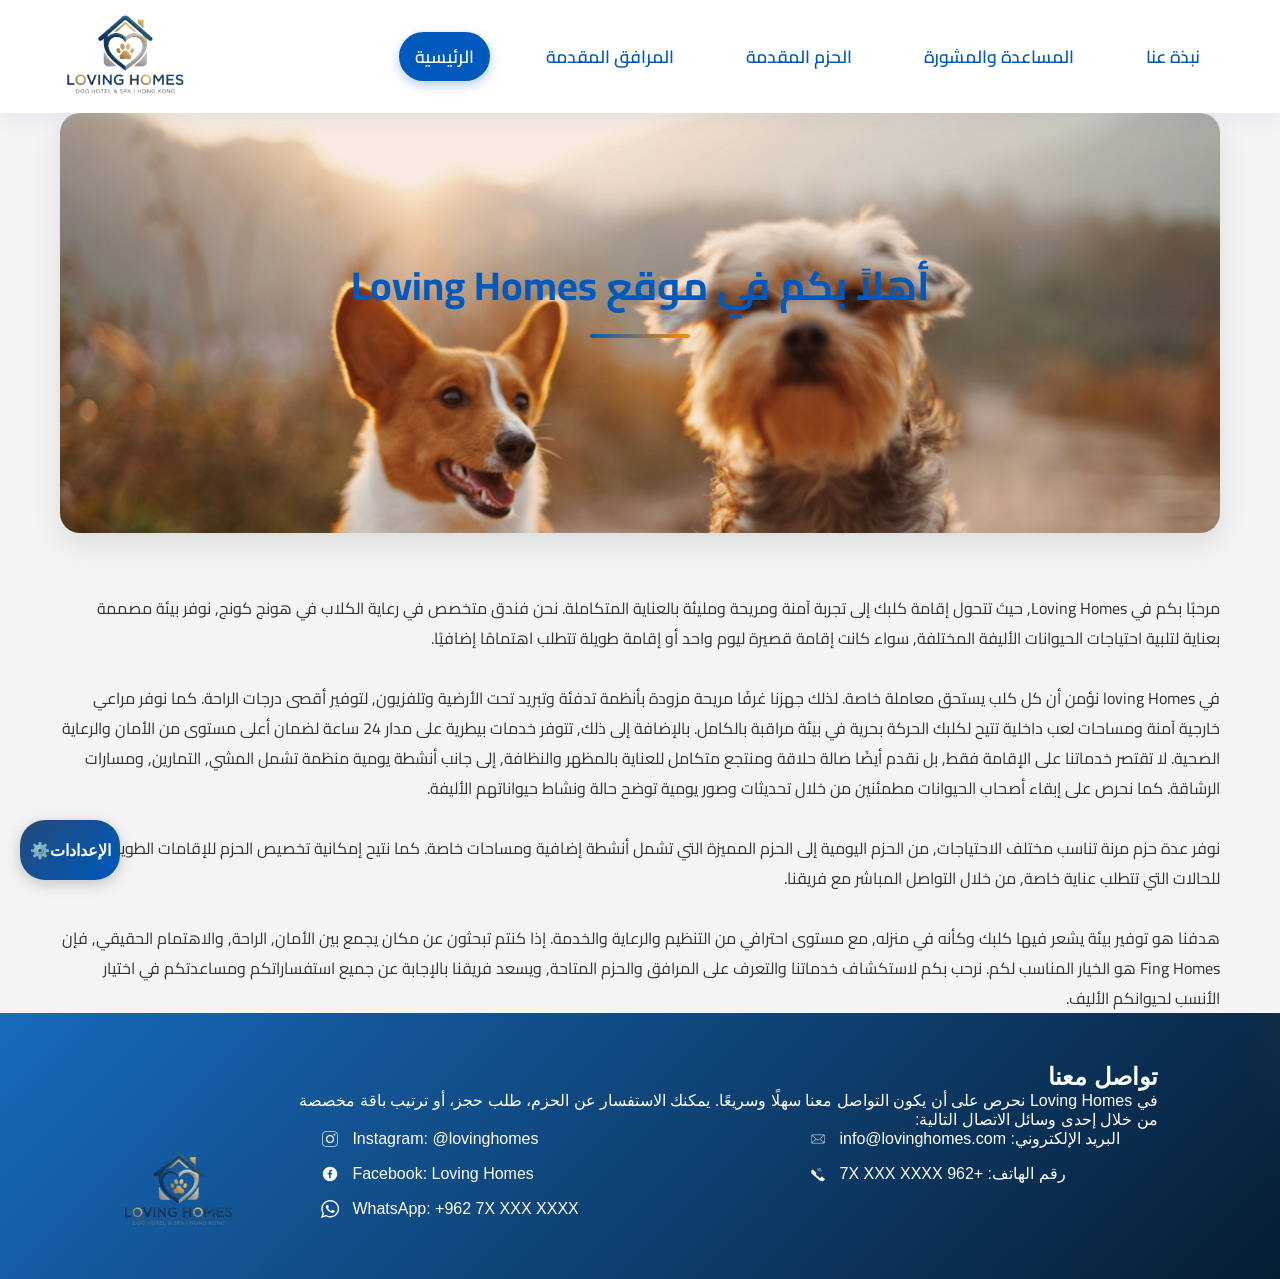
<file: index.html>
<!DOCTYPE html>
<html lang="ar" dir="rtl">
<head>
    <meta charset="UTF-8">
    <meta name="viewport" content="width=device-width, initial-scale=1.0, maximum-scale=5.0, user-scalable=yes">
    <meta name="description" content="Loving Homes - رعاية وإقامة الحيوانات الأليفة">
    <meta name="theme-color" content="#0059BD">
    <title>Loving Homes | الرئيسية</title>
    <link rel="stylesheet" href="style.css">
    <link rel="stylesheet" href="https://cdnjs.cloudflare.com/ajax/libs/font-awesome/6.0.0/css/all.min.css">
    <link href="https://fonts.googleapis.com/css2?family=Cairo:wght@400;700&display=swap" rel="stylesheet">
    <link rel="icon" type="image/png" href="images/iconweb2.png">
</head>
<body>

    <header>
        <nav>
            <ul>
                <li><a href="about.html">نبذة عنا</a></li>
                <li><a href="help.html">المساعدة والمشورة</a></li>
                <li><a href="packages.html">الحزم المقدمة</a></li>
                <li><a href="facilities.html">المرافق المقدمة</a></li>
                <li><a href="home.html" class="active">الرئيسية</a></li>
            </ul>
        </nav>
        <div class="logo">
            <a href="home.html"><img src="images/iconweb2.png" alt="Loving Homes Logo" title="Loving Homes Logo"></a>
        </div>
    </header>

    <section class="hero-container">
        <div class="hero-card">
            <div class="hero-image">
                <img src="images/home.jpg" alt="Dogs" title="Dogs">
                <h1 class="hero-title">أهلاً بكم في موقع Loving Homes</h1>
            </div>
            <div class="hero-content">
                <p>مرحباً بكم في Loving Homes، حيث تتحول إقامة كلبك إلى تجربة آمنة ومريحة ومليئة بالعناية المتكاملة...</p>
                <p>هدفنا هو توفير بيئة يشعر فيها كلبك وكأنه في منزله، مع مستوى احترافي من التنظيم والرعاية والخدمة.</p>
            </div>
        </div>
        <br><br>

        <div class="p-home">
            <p>مرحبًا بكم في Loving Homes, حيث تتحول إقامة كلبك إلى تجربة آمنة ومريحة ومليئة بالعناية المتكاملة. نحن فندق متخصص في رعاية الكلاب في هونج كونج, نوفر بيئة مصممة بعناية لتلبية احتياجات الحيوانات الأليفة المختلفة, سواء كانت إقامة قصيرة ليوم واحد أو إقامة طويلة تتطلب اهتمامًا إضافيًا.

<br><br>
في loving Homes نؤمن أن كل كلب يستحق معاملة خاصة. لذلك جهزنا غرفًا مريحة مزودة بأنظمة تدفئة وتبريد تحت الأرضية وتلفزيون, لتوفير أقصى درجات الراحة. كما نوفر مراعي خارجية آمنة ومساحات لعب داخلية تتيح لكلبك الحركة بحرية في بيئة مراقبة بالكامل. بالإضافة إلى ذلك, تتوفر خدمات بيطرية على مدار 24 ساعة لضمان أعلى مستوى من الأمان والرعاية الصحية.
لا تقتصر خدماتنا على الإقامة فقط, بل نقدم أيضًا صالة حلاقة ومنتجع متكامل للعناية بالمظهر والنظافة, إلى جانب أنشطة يومية منظمة تشمل المشي, التمارين, ومسارات الرشاقة. كما نحرص على إبقاء أصحاب الحيوانات مطمئنين من خلال تحديثات وصور يومية توضح حالة ونشاط حيواناتهم الأليفة.
<br><br>

نوفر عدة حزم مرنة تناسب مختلف الاحتياجات, من الحزم اليومية إلى الحزم المميزة التي تشمل أنشطة إضافية ومساحات خاصة. كما نتيح إمكانية تخصيص الحزم للإقامات الطويلة أو للحالات التي تتطلب عناية خاصة, من خلال التواصل المباشر مع فريقنا.
<br><br>

هدفنا هو توفير بيئة يشعر فيها كلبك وكأنه في منزله, مع مستوى احترافي من التنظيم والرعاية والخدمة. إذا كنتم تبحثون عن مكان يجمع بين الأمان, الراحة, والاهتمام الحقيقي, فإن Fing Homes هو الخيار المناسب لكم.
نرحب بكم لاستكشاف خدماتنا والتعرف على المرافق والحزم المتاحة, ويسعد فريقنا بالإجابة عن جميع استفساراتكم ومساعدتكم في اختيار الأنسب لحيوانكم الأليف.</p>
        </div>

        <!-- إضافة أيقونات الخدمات السريعة -->
        
    </section>

    <!-- زر الإعدادات - نص فقط -->
<button type="button" onclick="openSettings()" class="settings-floating-btn">
     الإعدادات⚙️
</button>

<!-- نافذة الإعدادات المنبثقة -->
<div id="settingsModal" class="modal-overlay">
    <div class="modal-content">
        <h2 class="modal-title">⚙️ إعدادات الموقع</h2>
        
        
        
        <div class="setting-item">
                <label id="fontSizeLabel">حجم الخط: 18px</label>
                <input type="range" id="fontSizeSlider" min="14" max="32" value="18" class="font-slider" oninput="changeFontSize(this.value)">
                <div class="slider-labels">
                    <span>صغير</span>
                    <span>كبير جداً</span>
                </div>
            </div>

        <!-- زر الوضع الليلي المنسق -->
        

        <button type="button" onclick="closeSettings()" class="close-red-btn">إغلاق</button>
    </div>
</div>

   <footer class="main-footer">
        <div class="footer-container">
            <div class="footer-info">
                <h2>تواصل معنا</h2>
                <p>في Loving Homes نحرص على أن يكون التواصل معنا سهلًا وسريعًا. يمكنك الاستفسار عن الحزم، طلب حجز، أو ترتيب باقة مخصصة من خلال إحدى وسائل الاتصال التالية:</p>

                <div class="footer-columns-wrapper">
                    <div class="footer-column">
                        <div class="contact-row">
                            <span>البريد الإلكتروني: info@lovinghomes.com</span>
                            <img src="images/email-icon.png" alt="Email">
                        </div>
                        <div class="contact-row">
                            <span>رقم الهاتف: +962 7X XXX XXXX</span>
                            <img src="images/phone-icon.png" alt="Phone">
                        </div>
                    </div>

                    <div class="footer-column">
                        <div class="contact-row">
                            <span>Instagram: @lovinghomes</span>
                            <img src="images/instagram.png" alt="Instagram">
                        </div>
                        <div class="contact-row">
                            <span>Facebook: Loving Homes</span>
                            <img src="images/facebook.png" alt="Facebook">
                        </div>
                        <div class="contact-row">
                            <span>WhatsApp: +962 7X XXX XXXX</span>
                            <img src="images/whats.png" alt="WhatsApp">
                        </div>
                    </div>
                </div>

              
            </div>

            <div class="footer-logo">
                <img src="images/iconweb2.png" alt="Loving Homes Logo">
            </div>
        </div>
    </footer>


    <script src="script.js"></script>
</body>
</html>
</file>
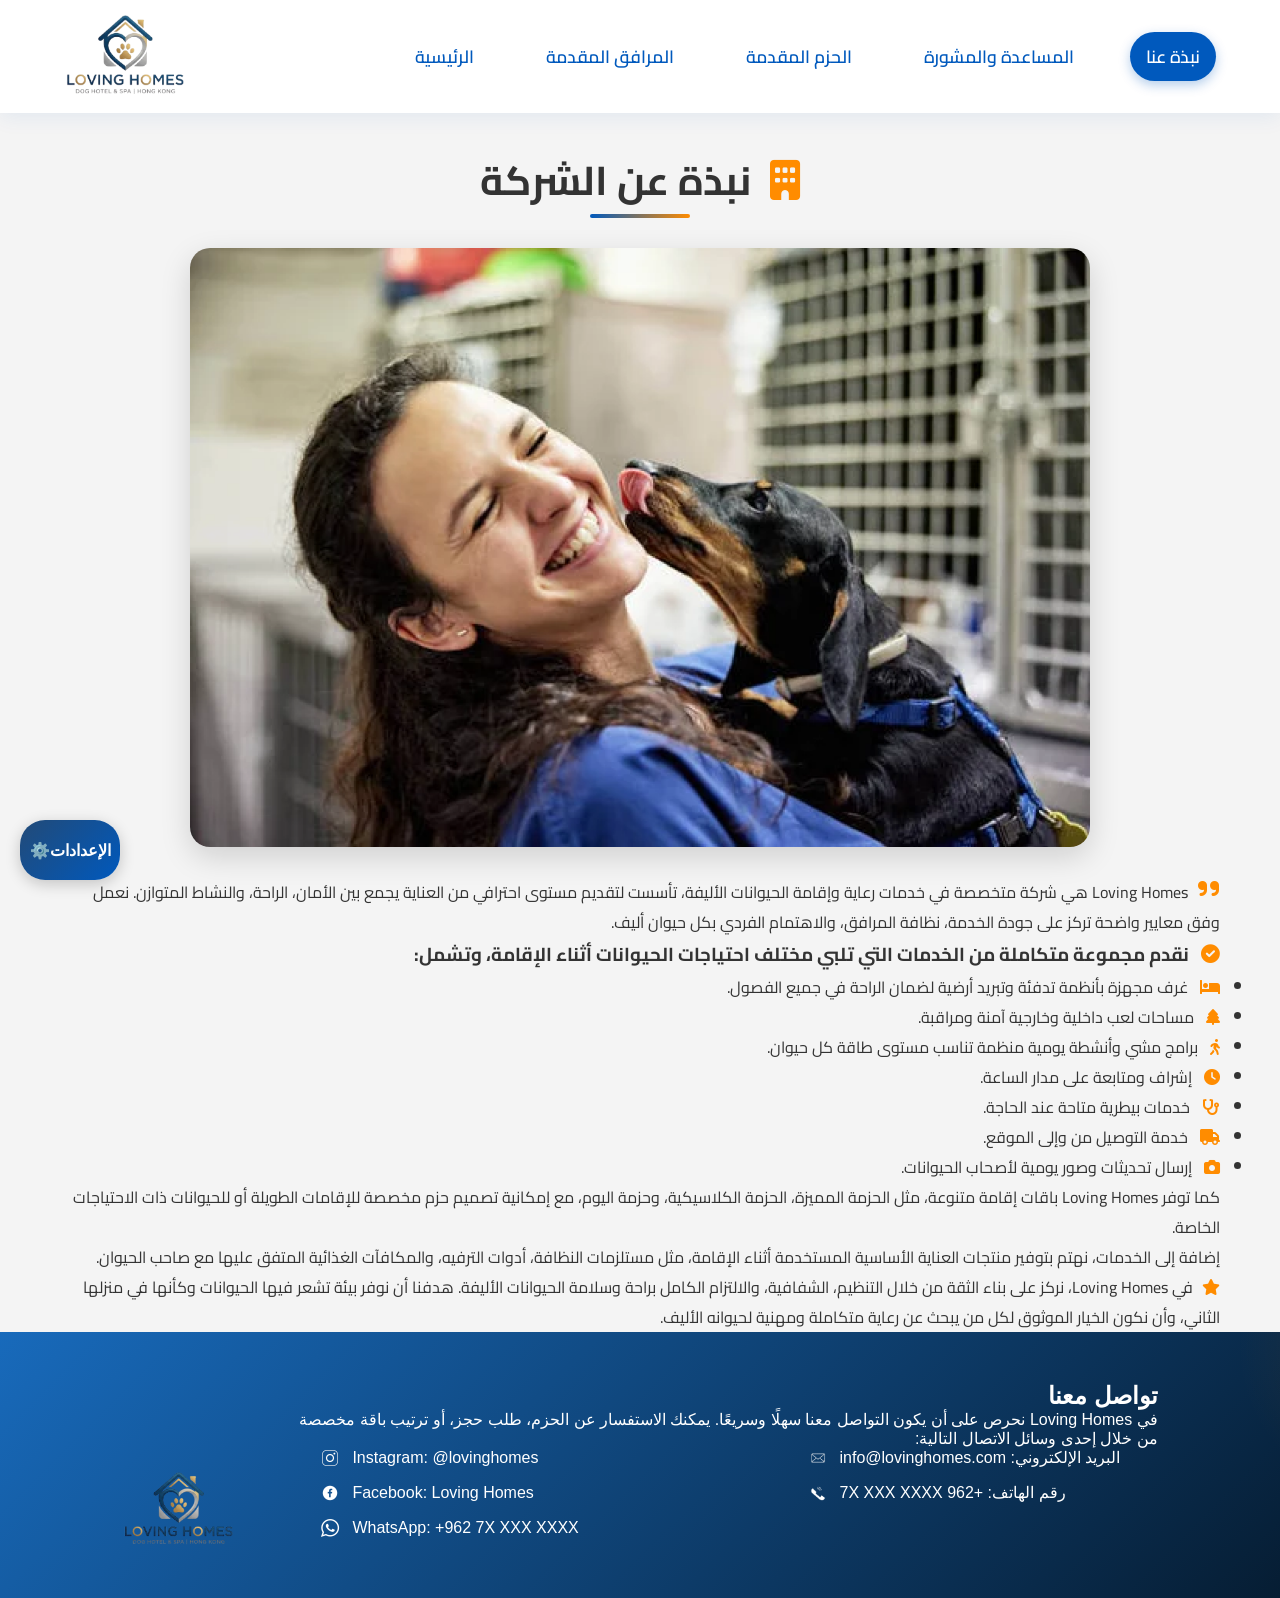
<file: about.html>
<!DOCTYPE html>
<html lang="ar" dir="rtl">
<head>
    <meta charset="UTF-8">
    <meta name="viewport" content="width=device-width, initial-scale=1.0, maximum-scale=5.0, user-scalable=yes">
    <meta name="description" content="Loving Homes - رعاية وإقامة الحيوانات الأليفة">
    <meta name="theme-color" content="#0059BD">
    <title>Loving Homes | نبذة عنا</title>
    <link rel="stylesheet" href="style.css">
    <link rel="stylesheet" href="https://cdnjs.cloudflare.com/ajax/libs/font-awesome/6.0.0/css/all.min.css">
    <link href="https://fonts.googleapis.com/css2?family=Cairo:wght@400;700&display=swap" rel="stylesheet">
    <link rel="icon" type="image/png" href="images/iconweb2.png">
</head>
<body>

    <header>
        <nav>
            <ul>
                <li><a href="about.html" class="active">نبذة عنا</a></li>
                <li><a href="help.html">المساعدة والمشورة</a></li>
                <li><a href="packages.html">الحزم المقدمة</a></li>
                <li><a href="facilities.html">المرافق المقدمة</a></li>
                <li><a href="home.html">الرئيسية</a></li>
            </ul>
        </nav>
        <div class="logo">
            <a href="home.html"><img src="images/iconweb2.png" alt="Loving Homes Logo" title="Loving Homes Logo"></a>
        </div>
    </header>

    <main class="about-main-container">
        <h1 class="page-title" style="font-size: 40px;">
            <i class="fas fa-building" style="margin-left: 10px; color: var(--accent-orange);"></i>
            نبذة عن الشركة
        </h1>

        <div class="about-exclusive-card">
            <div class="about-img-box">
                <img src="images/about.png" alt="Loving Homes About" title="Loving Homes About" class="about-resized-image">
            </div>

            <div class="about-full-text">
                <p>
                    <i class="fas fa-quote-right" style="color: var(--accent-orange); font-size: 1.5rem; margin-left: 10px; float: right;"></i>
                    Loving Homes هي شركة متخصصة في خدمات رعاية وإقامة الحيوانات الأليفة، تأسست لتقديم مستوى احترافي من العناية يجمع بين الأمان، الراحة، والنشاط المتوازن. نعمل وفق معايير واضحة تركز على جودة الخدمة، نظافة المرافق، والاهتمام الفردي بكل حيوان أليف.
                </p>

                <div class="about-services-block">
                    <h3>
                        <i class="fas fa-check-circle" style="color: var(--accent-orange); margin-left: 8px;"></i>
                        نقدم مجموعة متكاملة من الخدمات التي تلبي مختلف احتياجات الحيوانات أثناء الإقامة، وتشمل:
                    </h3>
                    <ul class="about-points-list">
                        <li><i class="fas fa-bed" style="color: var(--accent-orange); margin-left: 8px;"></i> غرف مجهزة بأنظمة تدفئة وتبريد أرضية لضمان الراحة في جميع الفصول.</li>
                        <li><i class="fas fa-tree" style="color: var(--accent-orange); margin-left: 8px;"></i> مساحات لعب داخلية وخارجية آمنة ومراقبة.</li>
                        <li><i class="fas fa-walking" style="color: var(--accent-orange); margin-left: 8px;"></i> برامج مشي وأنشطة يومية منظمة تناسب مستوى طاقة كل حيوان.</li>
                        <li><i class="fas fa-clock" style="color: var(--accent-orange); margin-left: 8px;"></i> إشراف ومتابعة على مدار الساعة.</li>
                        <li><i class="fas fa-stethoscope" style="color: var(--accent-orange); margin-left: 8px;"></i> خدمات بيطرية متاحة عند الحاجة.</li>
                        <li><i class="fas fa-truck" style="color: var(--accent-orange); margin-left: 8px;"></i> خدمة التوصيل من وإلى الموقع.</li>
                        <li><i class="fas fa-camera" style="color: var(--accent-orange); margin-left: 8px;"></i> إرسال تحديثات وصور يومية لأصحاب الحيوانات.</li>
                    </ul>
                </div>

                <p>
                    كما توفر Loving Homes باقات إقامة متنوعة، مثل الحزمة المميزة، الحزمة الكلاسيكية، وحزمة اليوم، مع إمكانية تصميم حزم مخصصة للإقامات الطويلة أو للحيوانات ذات الاحتياجات الخاصة.
                </p>

                <p>
                    إضافة إلى الخدمات، نهتم بتوفير منتجات العناية الأساسية المستخدمة أثناء الإقامة، مثل مستلزمات النظافة، أدوات الترفيه، والمكافآت الغذائية المتفق عليها مع صاحب الحيوان.
                </p>

                <p class="about-vision-footer">
                    <i class="fas fa-star" style="color: var(--accent-orange); margin-left: 5px;"></i>
                    في Loving Homes، نركز على بناء الثقة من خلال التنظيم، الشفافية، والالتزام الكامل براحة وسلامة الحيوانات الأليفة. هدفنا أن نوفر بيئة تشعر فيها الحيوانات وكأنها في منزلها الثاني، وأن نكون الخيار الموثوق لكل من يبحث عن رعاية متكاملة ومهنية لحيوانه الأليف.
                </p>
            </div>
        </div>
    </main>

    <footer class="main-footer">
        <div class="footer-container">
            <div class="footer-info">
                <h2>تواصل معنا</h2>
                <p>في Loving Homes نحرص على أن يكون التواصل معنا سهلًا وسريعًا. يمكنك الاستفسار عن الحزم، طلب حجز، أو ترتيب باقة مخصصة من خلال إحدى وسائل الاتصال التالية:</p>

                <div class="footer-columns-wrapper">
                    <div class="footer-column">
                        <div class="contact-row">
                            <span>البريد الإلكتروني: info@lovinghomes.com</span>
                            <img src="images/email-icon.png" alt="Email">
                        </div>
                        <div class="contact-row">
                            <span>رقم الهاتف: +962 7X XXX XXXX</span>
                            <img src="images/phone-icon.png" alt="Phone">
                        </div>
                    </div>

                    <div class="footer-column">
                        <div class="contact-row">
                            <span>Instagram: @lovinghomes</span>
                            <img src="images/instagram.png" alt="Instagram">
                        </div>
                        <div class="contact-row">
                            <span>Facebook: Loving Homes</span>
                            <img src="images/facebook.png" alt="Facebook">
                        </div>
                        <div class="contact-row">
                            <span>WhatsApp: +962 7X XXX XXXX</span>
                            <img src="images/whats.png" alt="WhatsApp">
                        </div>
                    </div>
                </div>

               
            </div>

            <div class="footer-logo">
                <img src="images/iconweb2.png" alt="Loving Homes Logo">
            </div>
        </div>
    </footer>

 <button type="button" onclick="openSettings()" class="settings-floating-btn">
     الإعدادات⚙️
</button>

<!-- نافذة الإعدادات المنبثقة -->
<div id="settingsModal" class="modal-overlay">
    <div class="modal-content">
        <h2 class="modal-title">⚙️ إعدادات الموقع</h2>
        
        
        
        <div class="setting-item">
                <label id="fontSizeLabel">حجم الخط: 18px</label>
                <input type="range" id="fontSizeSlider" min="14" max="32" value="18" class="font-slider" oninput="changeFontSize(this.value)">
                <div class="slider-labels">
                    <span>صغير</span>
                    <span>كبير جداً</span>
                </div>
            </div>

        <!-- زر الوضع الليلي المنسق -->
        

        <button type="button" onclick="closeSettings()" class="close-red-btn">إغلاق</button>
    </div>
</div>

    <script src="script.js"></script>
</body>
</html>
</file>
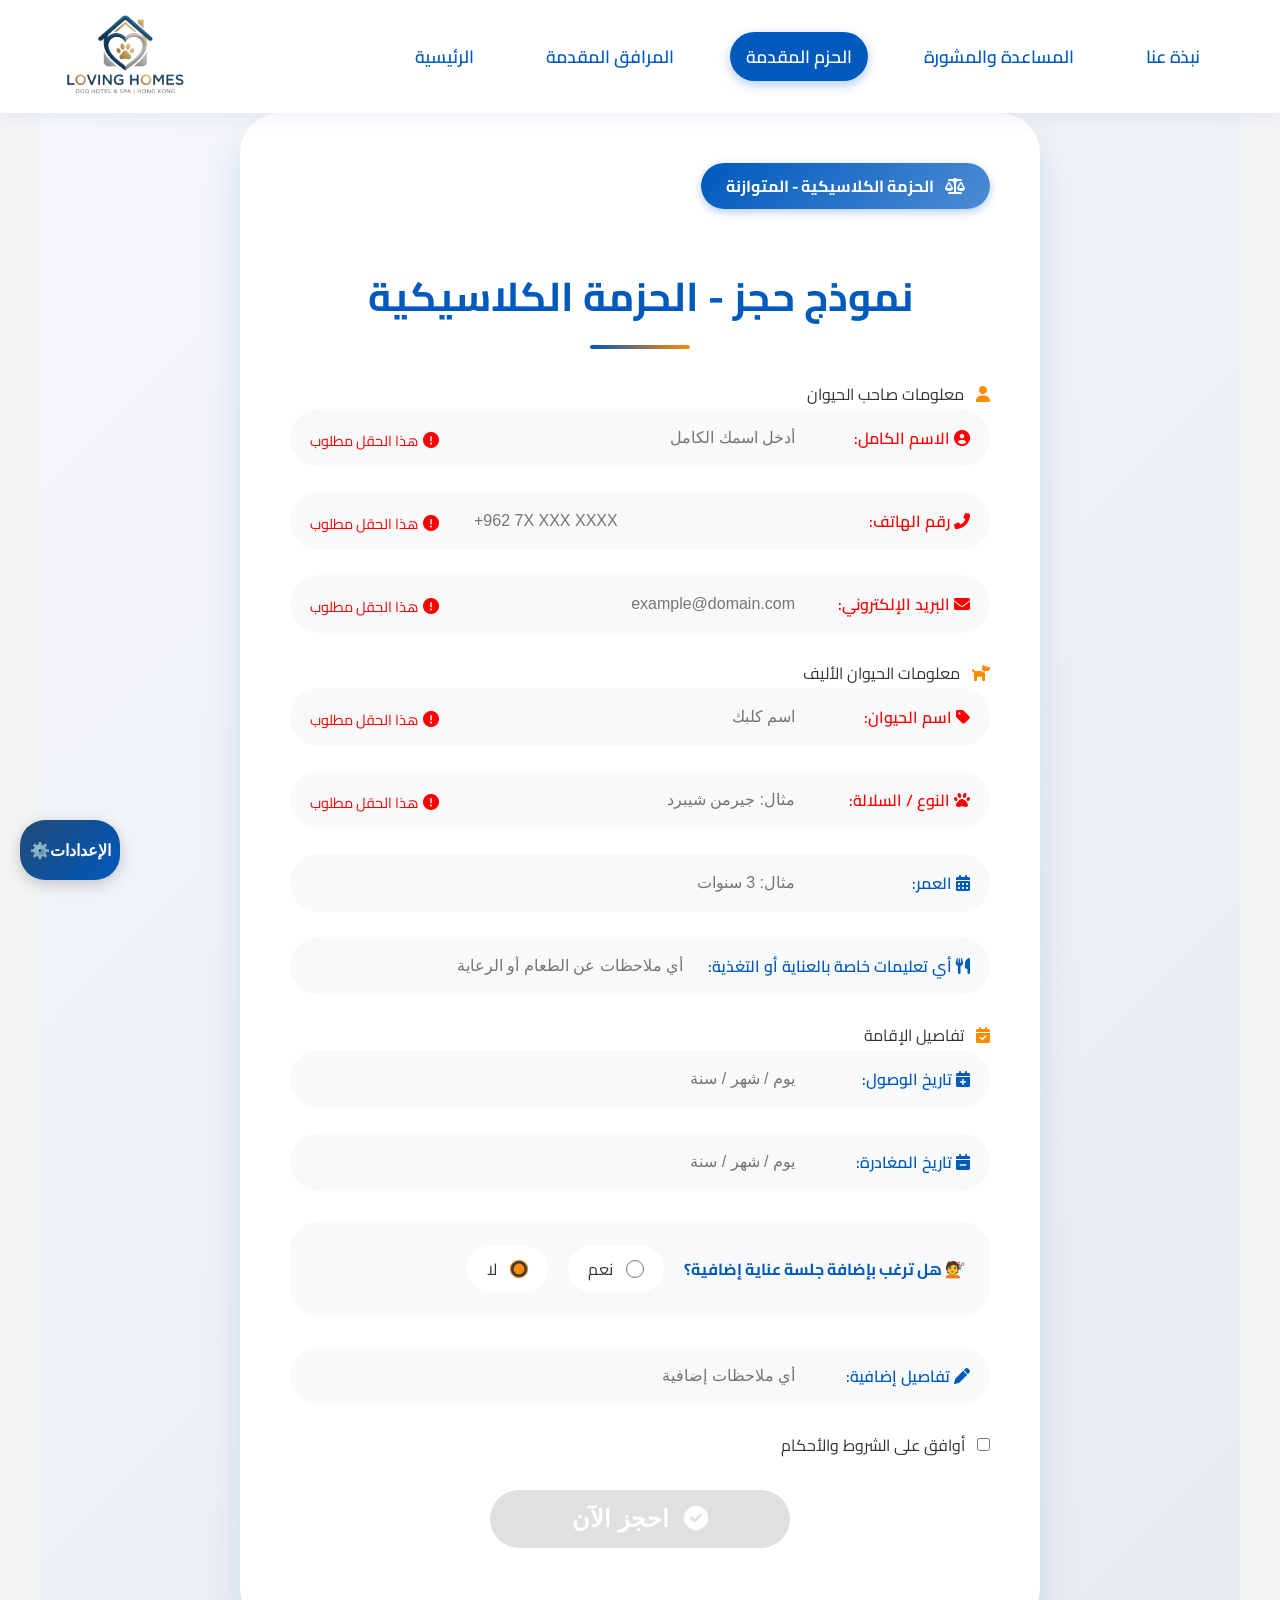
<file: classicpackage.html>
<!DOCTYPE html>
<html lang="ar" dir="rtl">
<head>
    <meta charset="UTF-8">
    <meta name="viewport" content="width=device-width, initial-scale=1.0, maximum-scale=5.0, user-scalable=yes">
    <meta name="description" content="Loving Homes - رعاية وإقامة الحيوانات الأليفة">
    <meta name="theme-color" content="#0059BD">
    <title>Loving Homes | حجز الحزمة الكلاسيكية</title>
    <link rel="stylesheet" href="style.css">
    <link rel="stylesheet" href="https://cdnjs.cloudflare.com/ajax/libs/font-awesome/6.0.0/css/all.min.css">
    <link href="https://fonts.googleapis.com/css2?family=Cairo:wght@400;700&display=swap" rel="stylesheet">
    <link rel="icon" type="image/png" href="images/iconweb2.png">
    <style>
        .package-badge {
            background: linear-gradient(135deg, #0059BD, #4d8cd4);
            color: white;
            padding: 8px 25px;
            border-radius: 50px;
            display: inline-block;
            margin-bottom: 20px;
            font-weight: bold;
            box-shadow: 0 3px 10px rgba(0,89,189,0.3);
        }
    </style>
</head>
<body>

    <header>
        <nav>
            <ul>
                <li><a href="about.html">نبذة عنا</a></li>
                <li><a href="help.html">المساعدة والمشورة</a></li>
                <li><a href="packages.html" class="active">الحزم المقدمة</a></li>
                <li><a href="facilities.html">المرافق المقدمة</a></li>
                <li><a href="home.html">الرئيسية</a></li>
            </ul>
        </nav>
        <div class="logo">
            <a href="home.html"><img src="images/iconweb2.png" alt="Loving Homes Logo" title="Loving Homes Logo"></a>
        </div>
    </header>

    <main class="booking-page-wrapper">
        <div class="booking-flat-card">
            <div class="package-badge">
                <i class="fas fa-balance-scale" style="margin-left: 8px;"></i>
                الحزمة الكلاسيكية - المتوازنة
            </div>
            <h2 class="form-title-classic">نموذج حجز - الحزمة الكلاسيكية</h2>

            <form action="#" class="booking-form">
                <div class="form-group-title">
                    <i class="fas fa-user" style="margin-left: 8px; color: var(--accent-orange);"></i>
                    معلومات صاحب الحيوان
                </div>
                <div class="input-row">
                    <label><i class="fas fa-user-circle"></i> الاسم الكامل:</label>
                    <input type="text" name="owner-name" required placeholder="أدخل اسمك الكامل">
                </div>
                <div class="input-row">
                    <label><i class="fas fa-phone-alt"></i> رقم الهاتف:</label>
                    <input type="tel" name="phone" required placeholder="+962 7X XXX XXXX">
                </div>
                <div class="input-row">
                    <label><i class="fas fa-envelope"></i> البريد الإلكتروني:</label>
                    <input type="email" name="email" required placeholder="example@domain.com">
                </div>

                <div class="form-group-title">
                    <i class="fas fa-dog" style="margin-left: 8px; color: var(--accent-orange);"></i>
                    معلومات الحيوان الأليف
                </div>
                <div class="input-row">
                    <label><i class="fas fa-tag"></i> اسم الحيوان:</label>
                    <input type="text" name="pet-name" required placeholder="اسم كلبك">
                </div>
                <div class="input-row">
                    <label><i class="fas fa-paw"></i> النوع / السلالة:</label>
                    <input type="text" name="breed" required placeholder="مثال: جيرمن شيبرد">
                </div>
                <div class="input-row">
                    <label><i class="fas fa-calendar-alt"></i> العمر:</label>
                    <input type="text" name="age" placeholder="مثال: 3 سنوات">
                </div>
                <div class="input-row">
                    <label><i class="fas fa-utensils"></i> أي تعليمات خاصة بالعناية أو التغذية:</label>
                    <input type="text" name="instructions" placeholder="أي ملاحظات عن الطعام أو الرعاية">
                </div>

                <div class="form-group-title">
                    <i class="fas fa-calendar-check" style="margin-left: 8px; color: var(--accent-orange);"></i>
                    تفاصيل الإقامة
                </div>
                <div class="input-row">
                    <label><i class="fas fa-calendar-plus"></i> تاريخ الوصول:</label>
                    <input type="text" name="arrival" placeholder="يوم / شهر / سنة">
                </div>
                <div class="input-row">
                    <label><i class="fas fa-calendar-minus"></i> تاريخ المغادرة:</label>
                    <input type="text" name="departure" placeholder="يوم / شهر / سنة">
                </div>

                <div class="checkbox-options">
                    <p>
                        <span style="font-weight: bold; color: var(--main-blue);">💇 هل ترغب بإضافة جلسة عناية إضافية؟</span>
                        <label><input type="radio" name="grooming" value="yes"> <span style="margin-right: 5px;">نعم</span></label>
                        <label><input type="radio" name="grooming" value="no" checked> <span style="margin-right: 5px;">لا</span></label>
                    </p>
                </div>

                <div class="input-row">
                    <label><i class="fas fa-pen"></i> تفاصيل إضافية:</label>
                    <input type="text" name="extra" placeholder="أي ملاحظات إضافية">
                </div>

                <div class="terms-check">
                    <label>
                        <input type="checkbox" id="terms" required>
                        <span style="margin-right: 8px;">أوافق على الشروط والأحكام</span>
                    </label>
                </div>

                <button type="submit" id="bookingBtn" class="booking-btn" disabled>
                    <i class="fas fa-check-circle" style="margin-left: 8px;"></i>
                    احجز الآن
                </button>
            </form>
        </div>
    </main>

   <button type="button" onclick="openSettings()" class="settings-floating-btn">
     الإعدادات⚙️
</button>

<!-- نافذة الإعدادات المنبثقة -->
<div id="settingsModal" class="modal-overlay">
    <div class="modal-content">
        <h2 class="modal-title">⚙️ إعدادات الموقع</h2>
        
        
        
        <div class="setting-item">
                <label id="fontSizeLabel">حجم الخط: 18px</label>
                <input type="range" id="fontSizeSlider" min="14" max="32" value="18" class="font-slider" oninput="changeFontSize(this.value)">
                <div class="slider-labels">
                    <span>صغير</span>
                    <span>كبير جداً</span>
                </div>
            </div>

        <!-- زر الوضع الليلي المنسق -->
        

        <button type="button" onclick="closeSettings()" class="close-red-btn">إغلاق</button>
    </div>
</div>

    <script src="script.js"></script>
</body>
</html>
</file>
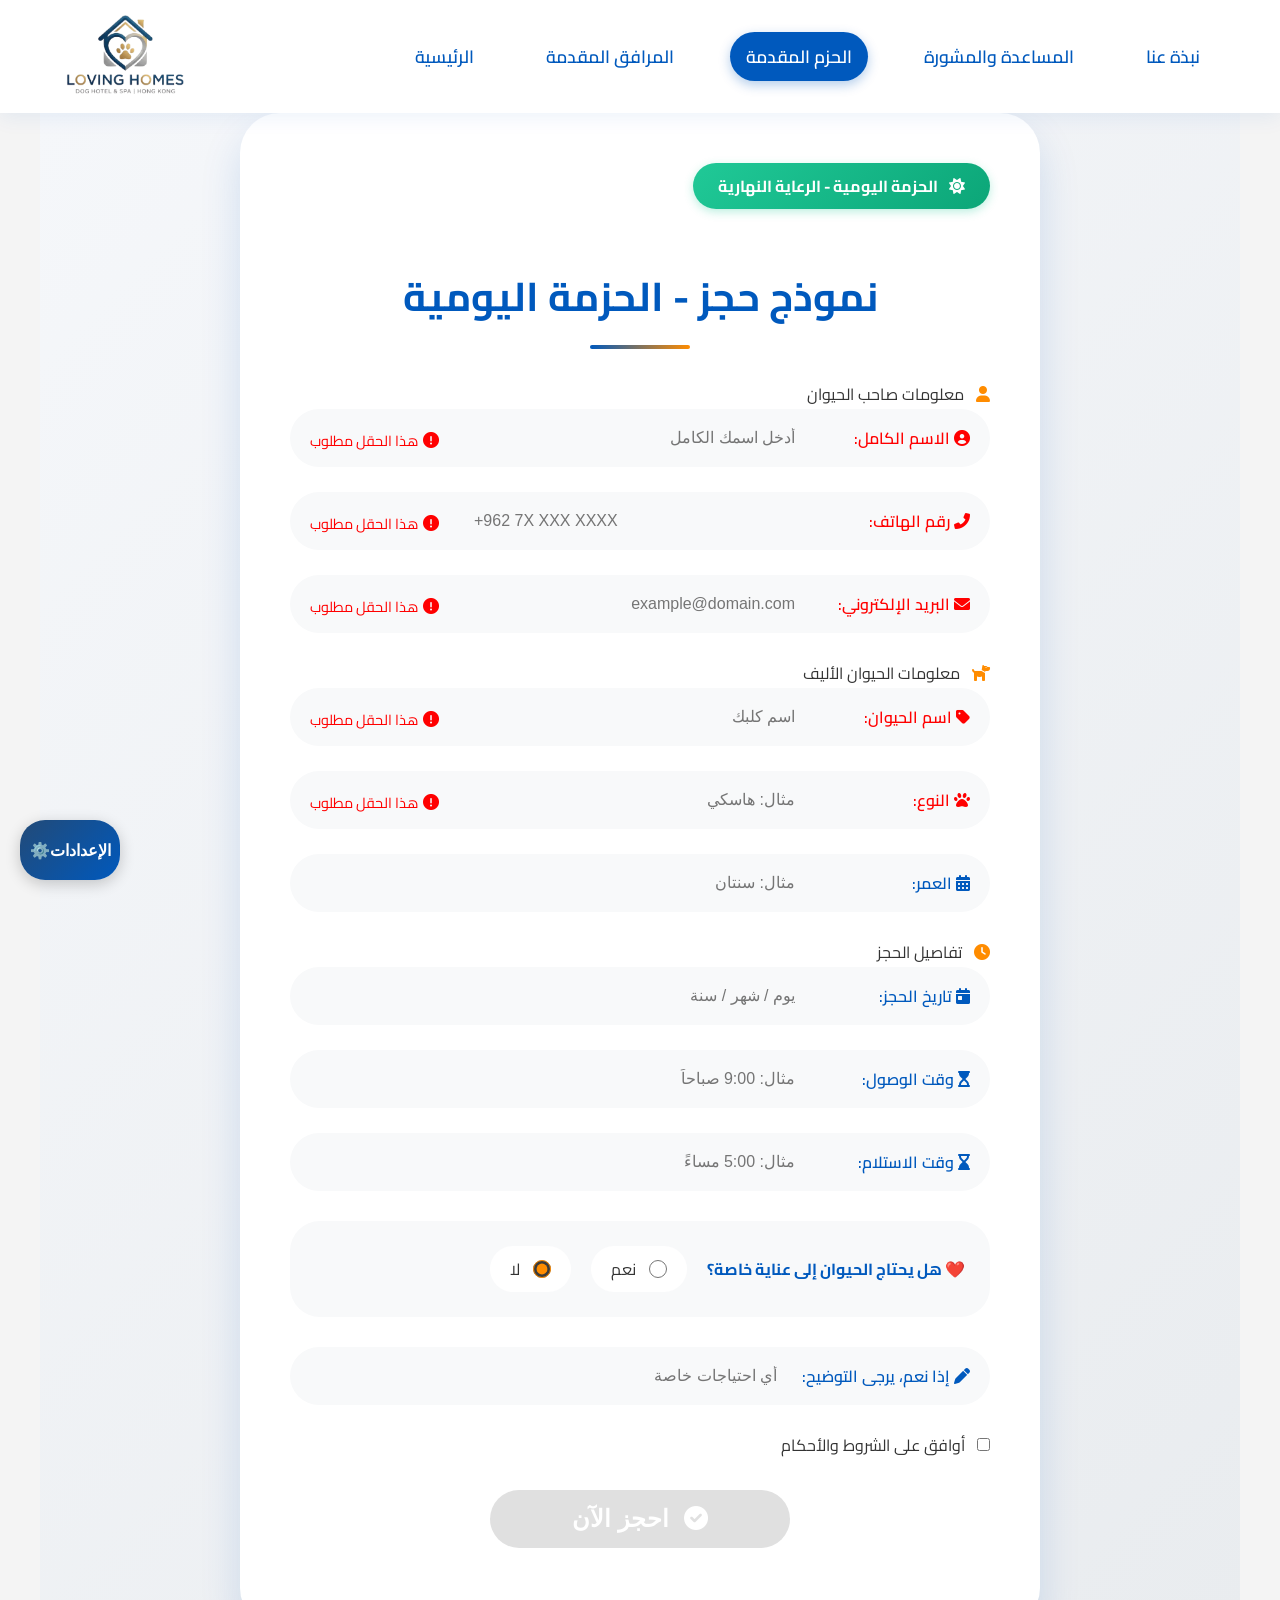
<file: daypackage.html>
<!DOCTYPE html>
<html lang="ar" dir="rtl">
<head>
    <meta charset="UTF-8">
    <meta name="viewport" content="width=device-width, initial-scale=1.0, maximum-scale=5.0, user-scalable=yes">
    <meta name="description" content="Loving Homes - رعاية وإقامة الحيوانات الأليفة">
    <meta name="theme-color" content="#0059BD">
    <title>Loving Homes | حجز الحزمة اليومية</title>
    <link rel="stylesheet" href="style.css">
    <link rel="stylesheet" href="https://cdnjs.cloudflare.com/ajax/libs/font-awesome/6.0.0/css/all.min.css">
    <link href="https://fonts.googleapis.com/css2?family=Cairo:wght@400;700&display=swap" rel="stylesheet">
    <link rel="icon" type="image/png" href="images/iconweb2.png">
    <style>
        .package-badge {
            background: linear-gradient(135deg, #20c997, #0ca678);
            color: white;
            padding: 8px 25px;
            border-radius: 50px;
            display: inline-block;
            margin-bottom: 20px;
            font-weight: bold;
            box-shadow: 0 3px 10px rgba(32,201,151,0.3);
        }
    </style>
</head>
<body>

    <header>
        <nav>
            <ul>
                <li><a href="about.html">نبذة عنا</a></li>
                <li><a href="help.html">المساعدة والمشورة</a></li>
                <li><a href="packages.html" class="active">الحزم المقدمة</a></li>
                <li><a href="facilities.html">المرافق المقدمة</a></li>
                <li><a href="home.html">الرئيسية</a></li>
            </ul>
        </nav>
        <div class="logo">
            <a href="home.html"><img src="images/iconweb2.png" alt="Loving Homes Logo" title="Loving Homes Logo"></a>
        </div>
    </header>

    <main class="booking-page-wrapper">
        <div class="booking-flat-card">
            <div class="package-badge">
                <i class="fas fa-sun" style="margin-left: 8px;"></i>
                الحزمة اليومية - الرعاية النهارية
            </div>
            <h2 class="form-title-day">نموذج حجز - الحزمة اليومية</h2>

            <form action="#" class="booking-form" id="dayBookingForm">
                <div class="form-group-title">
                    <i class="fas fa-user" style="margin-left: 8px; color: var(--accent-orange);"></i>
                    معلومات صاحب الحيوان
                </div>
                <div class="input-row">
                    <label><i class="fas fa-user-circle"></i> الاسم الكامل:</label>
                    <input type="text" name="owner-name" required placeholder="أدخل اسمك الكامل">
                </div>
                <div class="input-row">
                    <label><i class="fas fa-phone-alt"></i> رقم الهاتف:</label>
                    <input type="tel" name="phone" required placeholder="+962 7X XXX XXXX">
                </div>
                <div class="input-row">
                    <label><i class="fas fa-envelope"></i> البريد الإلكتروني:</label>
                    <input type="email" name="email" required placeholder="example@domain.com">
                </div>

                <div class="form-group-title">
                    <i class="fas fa-dog" style="margin-left: 8px; color: var(--accent-orange);"></i>
                    معلومات الحيوان الأليف
                </div>
                <div class="input-row">
                    <label><i class="fas fa-tag"></i> اسم الحيوان:</label>
                    <input type="text" name="pet-name" required placeholder="اسم كلبك">
                </div>
                <div class="input-row">
                    <label><i class="fas fa-paw"></i> النوع:</label>
                    <input type="text" name="type" required placeholder="مثال: هاسكي">
                </div>
                <div class="input-row">
                    <label><i class="fas fa-calendar-alt"></i> العمر:</label>
                    <input type="text" name="age" placeholder="مثال: سنتان">
                </div>

                <div class="form-group-title">
                    <i class="fas fa-clock" style="margin-left: 8px; color: var(--accent-orange);"></i>
                    تفاصيل الحجز
                </div>
                <div class="input-row">
                    <label><i class="fas fa-calendar-day"></i> تاريخ الحجز:</label>
                    <input type="text" name="date" placeholder="يوم / شهر / سنة">
                </div>
                <div class="input-row">
                    <label><i class="fas fa-hourglass-start"></i> وقت الوصول:</label>
                    <input type="text" name="arrival-time" placeholder="مثال: 9:00 صباحاً">
                </div>
                <div class="input-row">
                    <label><i class="fas fa-hourglass-end"></i> وقت الاستلام:</label>
                    <input type="text" name="pickup-time" placeholder="مثال: 5:00 مساءً">
                </div>

                <div class="checkbox-options">
                    <p>
                        <span style="font-weight: bold; color: var(--main-blue);">❤️ هل يحتاج الحيوان إلى عناية خاصة؟</span>
                        <label><input type="radio" name="special-care" value="yes"> <span style="margin-right: 5px;">نعم</span></label>
                        <label><input type="radio" name="special-care" value="no" checked> <span style="margin-right: 5px;">لا</span></label>
                    </p>
                </div>

                <div class="input-row">
                    <label><i class="fas fa-pen"></i> إذا نعم، يرجى التوضيح:</label>
                    <input type="text" name="care-details" placeholder="أي احتياجات خاصة">
                </div>

                <div class="terms-check">
                    <label>
                        <input type="checkbox" id="terms" required>
                        <span style="margin-right: 8px;">أوافق على الشروط والأحكام</span>
                    </label>
                </div>

                <button type="submit" id="bookingBtn" class="booking-btn" disabled>
                    <i class="fas fa-check-circle" style="margin-left: 8px;"></i>
                    احجز الآن
                </button>
            </form>
        </div>
    </main>

    <button type="button" onclick="openSettings()" class="settings-floating-btn">
     الإعدادات⚙️
</button>

<!-- نافذة الإعدادات المنبثقة -->
<div id="settingsModal" class="modal-overlay">
    <div class="modal-content">
        <h2 class="modal-title">⚙️ إعدادات الموقع</h2>
        
        
        
        <div class="setting-item">
                <label id="fontSizeLabel">حجم الخط: 18px</label>
                <input type="range" id="fontSizeSlider" min="14" max="32" value="18" class="font-slider" oninput="changeFontSize(this.value)">
                <div class="slider-labels">
                    <span>صغير</span>
                    <span>كبير جداً</span>
                </div>
            </div>

        <!-- زر الوضع الليلي المنسق -->
        

        <button type="button" onclick="closeSettings()" class="close-red-btn">إغلاق</button>
    </div>
</div>

    <script src="script.js"></script>
</body>
</html>
</file>
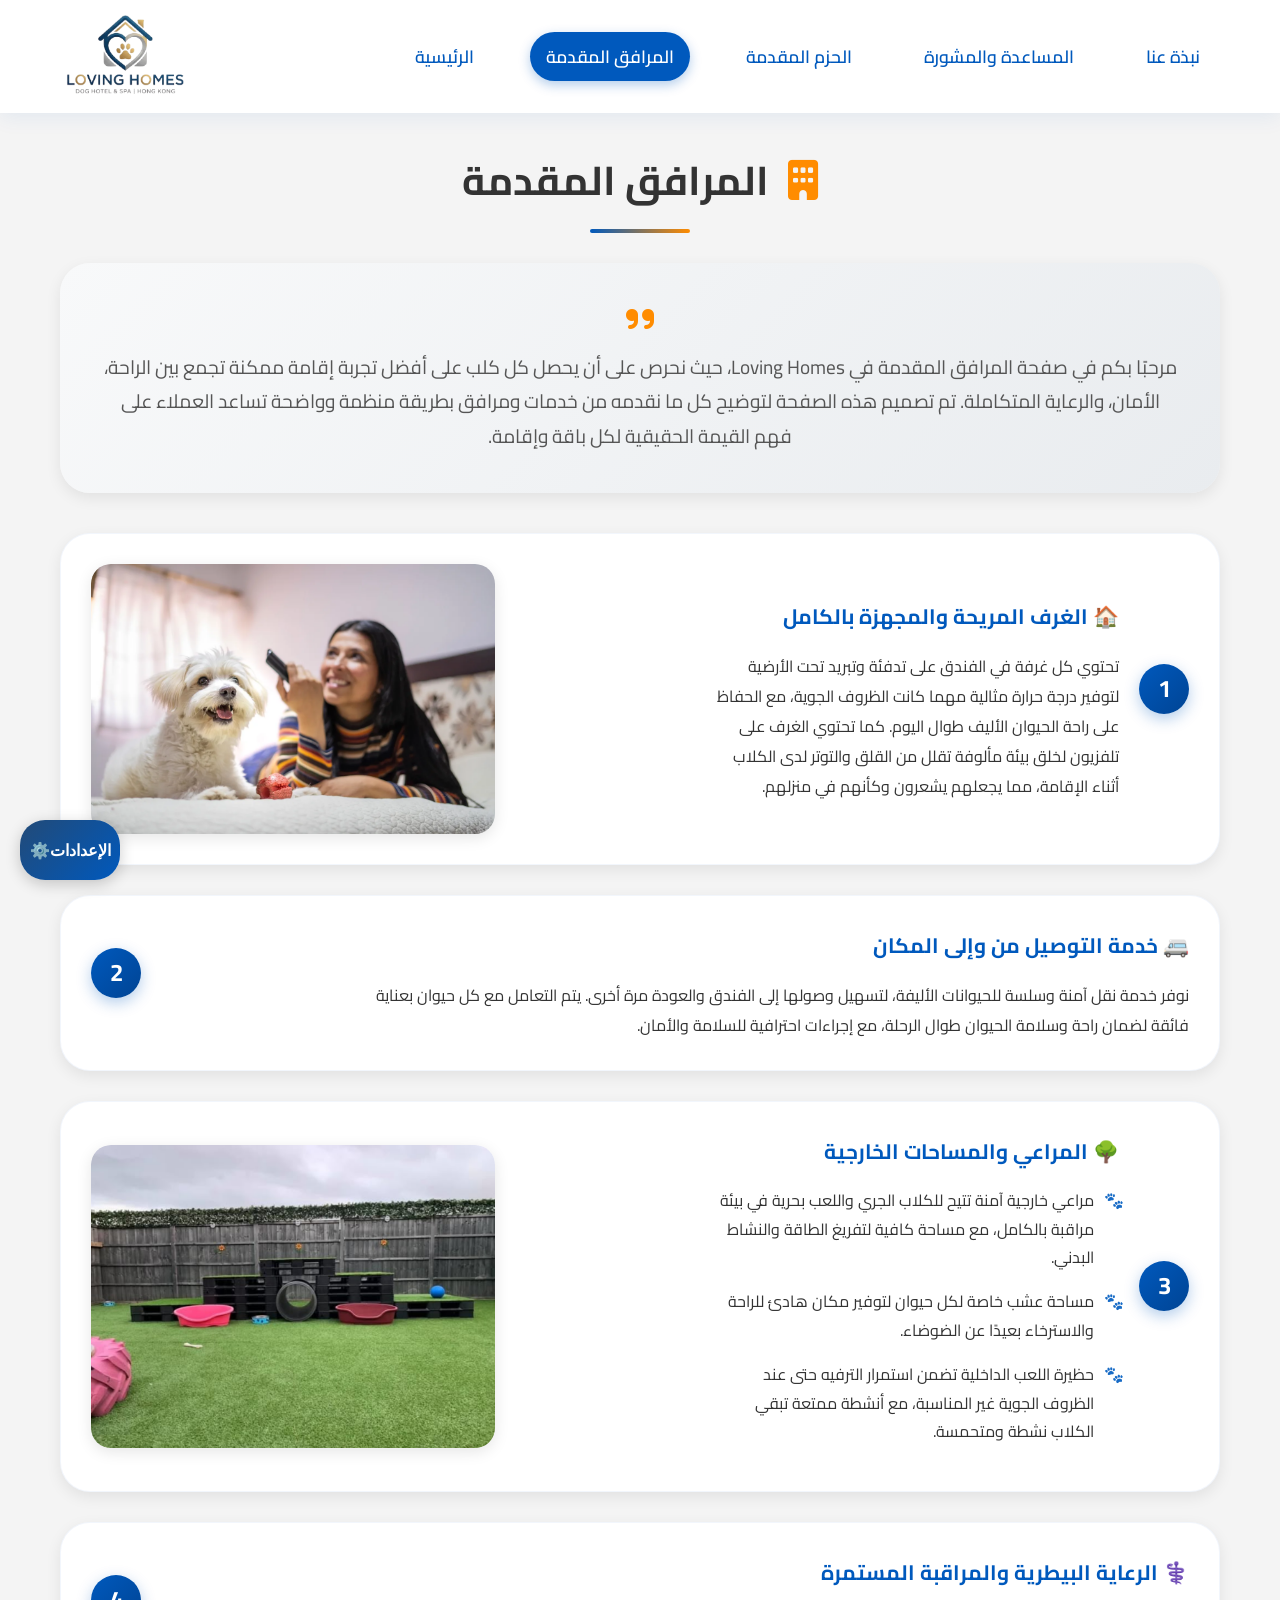
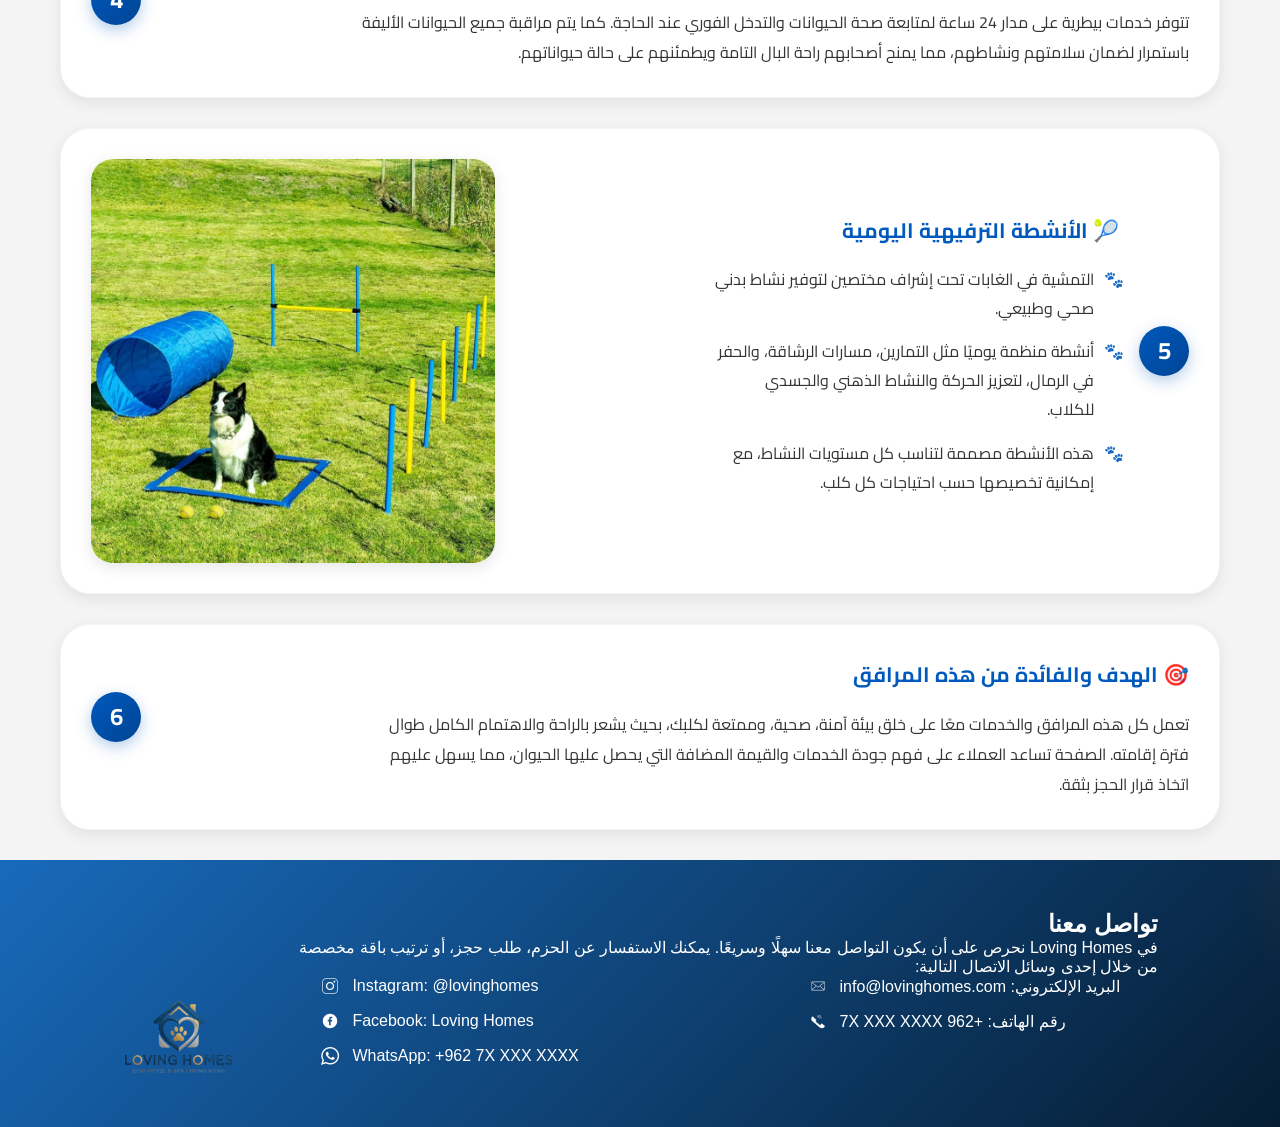
<file: facilities.html>
<!DOCTYPE html>
<html lang="ar" dir="rtl">
<head>
    <meta charset="UTF-8">
    <meta name="viewport" content="width=device-width, initial-scale=1.0, maximum-scale=5.0, user-scalable=yes">
    <meta name="description" content="Loving Homes - رعاية وإقامة الحيوانات الأليفة">
    <meta name="theme-color" content="#0059BD">
    <title>Loving Homes | المرافق المقدمة</title>
    <link rel="stylesheet" href="style.css">
    <link rel="stylesheet" href="https://cdnjs.cloudflare.com/ajax/libs/font-awesome/6.0.0/css/all.min.css">
    <link href="https://fonts.googleapis.com/css2?family=Cairo:wght@400;700&display=swap" rel="stylesheet">
    <link rel="icon" type="image/png" href="images/iconweb2.png">
    <style>
        /* تنسيقات إضافية لصفحة المرافق */
        .facility-item {
            background: white;
            border-radius: 30px;
            padding: 30px;
            margin-bottom: 30px;
            box-shadow: var(--shadow-sm);
            transition: var(--transition);
            border: 1px solid rgba(0,89,189,0.05);
        }
        
        .facility-item:hover {
            transform: translateY(-5px);
            box-shadow: var(--shadow-lg);
        }
        
        .facility-number {
            display: inline-block;
            width: 50px;
            height: 50px;
            background: linear-gradient(135deg, var(--main-blue), #004494);
            color: white;
            border-radius: 50%;
            text-align: center;
            line-height: 50px;
            font-size: 1.5rem;
            font-weight: bold;
            margin-bottom: 20px;
            box-shadow: 0 5px 15px rgba(0,89,189,0.3);
        }
        
        .facility-item strong {
            color: var(--main-blue);
            font-size: 1.3rem;
            display: block;
            margin-bottom: 15px;
        }
        
        .facility-list-item {
            margin-bottom: 15px;
            padding-right: 25px;
            position: relative;
            line-height: 1.8;
        }
        
        .facility-list-item::before {
            content: '🐾';
            position: absolute;
            right: -5px;
            top: 0;
            font-size: 1rem;
        }
        
        body.night-mode .facility-item {
            background: #1a1a2e;
            border-color: #2d2d44;
        }
        
        .intro-text {
            background: linear-gradient(135deg, #f8f9fa, #e9ecef);
            padding: 40px;
            border-radius: 30px;
            margin-bottom: 40px;
            text-align: center;
            font-size: 1.2rem;
            line-height: 1.8;
            color: #555;
            box-shadow: var(--shadow-sm);
        }
        
        body.night-mode .intro-text {
            background: #2d2d44;
            color: #e0e0e0;
        }
    </style>
</head>
<body>

    <header>
        <nav>
            <ul>
                <li><a href="about.html">نبذة عنا</a></li>
                <li><a href="help.html">المساعدة والمشورة</a></li>
                <li><a href="packages.html">الحزم المقدمة</a></li>
                <li><a href="facilities.html" class="active">المرافق المقدمة</a></li>
                <li><a href="home.html">الرئيسية</a></li>
            </ul>
        </nav>
        <div class="logo">
            <a href="home.html"><img src="images/iconweb2.png" alt="Loving Homes Logo" title="Loving Homes Logo"></a>
        </div>
    </header>

    <main class="page-title">
        <h1>
            <i class="fas fa-building" style="margin-left: 10px; color: var(--accent-orange);"></i>
            المرافق المقدمة
        </h1>
        
        <div class="intro-text">
            <i class="fas fa-quote-right" style="color: var(--accent-orange); font-size: 2rem; display: block; margin-bottom: 15px;"></i>
            مرحبًا بكم في صفحة المرافق المقدمة في Loving Homes، حيث نحرص على أن يحصل كل كلب على أفضل تجربة إقامة ممكنة تجمع بين الراحة، الأمان، والرعاية المتكاملة. تم تصميم هذه الصفحة لتوضيح كل ما نقدمه من خدمات ومرافق بطريقة منظمة وواضحة تساعد العملاء على فهم القيمة الحقيقية لكل باقة وإقامة.
        </div>

        <!-- المرفق 1 -->
        <div class="facility-item">
            <div class="facility-number">1</div>
            <div class="facility-text">
                <strong>🏠 الغرف المريحة والمجهزة بالكامل</strong>
                <p>تحتوي كل غرفة في الفندق على تدفئة وتبريد تحت الأرضية لتوفير درجة حرارة مثالية مهما كانت الظروف الجوية، مع الحفاظ على راحة الحيوان الأليف طوال اليوم. كما تحتوي الغرف على تلفزيون لخلق بيئة مألوفة تقلل من القلق والتوتر لدى الكلاب أثناء الإقامة، مما يجعلهم يشعرون وكأنهم في منزلهم.</p>
            </div>
            <div class="facility-image">
                <img src="images/rooms.png" alt="الغرف" title="الغرف">
            </div>
        </div>

        <!-- المرفق 2 -->
        <div class="facility-item">
            <div class="facility-number">2</div>
            <div class="facility-text">
                <strong>🚐 خدمة التوصيل من وإلى المكان</strong>
                <p>نوفر خدمة نقل آمنة وسلسة للحيوانات الأليفة، لتسهيل وصولها إلى الفندق والعودة مرة أخرى. يتم التعامل مع كل حيوان بعناية فائقة لضمان راحة وسلامة الحيوان طوال الرحلة، مع إجراءات احترافية للسلامة والأمان.</p>
            </div>
        </div>

        <!-- المرفق 3 -->
        <div class="facility-item">
            <div class="facility-number">3</div>
            <div class="facility-text">
                <strong>🌳 المراعي والمساحات الخارجية</strong>
                <div class="facility-list-item">مراعي خارجية آمنة تتيح للكلاب الجري واللعب بحرية في بيئة مراقبة بالكامل، مع مساحة كافية لتفريغ الطاقة والنشاط البدني.</div>
                <div class="facility-list-item">مساحة عشب خاصة لكل حيوان لتوفير مكان هادئ للراحة والاسترخاء بعيدًا عن الضوضاء.</div>
                <div class="facility-list-item">حظيرة اللعب الداخلية تضمن استمرار الترفيه حتى عند الظروف الجوية غير المناسبة، مع أنشطة ممتعة تبقي الكلاب نشطة ومتحمسة.</div>
            </div>
            <div class="facility-image">
                <img src="images/garden.png" alt="المراعي" title="المراعي">
            </div>
        </div>

        <!-- المرفق 4 -->
        <div class="facility-item">
            <div class="facility-number">4</div>
            <div class="facility-text">
                <strong>⚕️ الرعاية البيطرية والمراقبة المستمرة</strong>
                <p>تتوفر خدمات بيطرية على مدار 24 ساعة لمتابعة صحة الحيوانات والتدخل الفوري عند الحاجة. كما يتم مراقبة جميع الحيوانات الأليفة باستمرار لضمان سلامتهم ونشاطهم، مما يمنح أصحابهم راحة البال التامة ويطمئنهم على حالة حيواناتهم.</p>
            </div>
        </div>

        <!-- المرفق 5 -->
        <div class="facility-item">
            <div class="facility-number">5</div>
            <div class="facility-text">
                <strong>🎾 الأنشطة الترفيهية اليومية</strong>
                <div class="facility-list-item">التمشية في الغابات تحت إشراف مختصين لتوفير نشاط بدني صحي وطبيعي.</div>
                <div class="facility-list-item">أنشطة منظمة يوميًا مثل التمارين، مسارات الرشاقة، والحفر في الرمال، لتعزيز الحركة والنشاط الذهني والجسدي للكلاب.</div>
                <div class="facility-list-item">هذه الأنشطة مصممة لتناسب كل مستويات النشاط، مع إمكانية تخصيصها حسب احتياجات كل كلب.</div>
            </div>
            <div class="facility-image">
                <img src="images/activites.png" alt="الأنشطة" title="الأنشطة">
            </div>
        </div>

        <!-- المرفق 6 -->
        <div class="facility-item">
            <div class="facility-number">6</div>
            <div class="facility-text">
                <strong>🎯 الهدف والفائدة من هذه المرافق</strong>
                <p>تعمل كل هذه المرافق والخدمات معًا على خلق بيئة آمنة، صحية، وممتعة لكلبك، بحيث يشعر بالراحة والاهتمام الكامل طوال فترة إقامته. الصفحة تساعد العملاء على فهم جودة الخدمات والقيمة المضافة التي يحصل عليها الحيوان، مما يسهل عليهم اتخاذ قرار الحجز بثقة.</p>
            </div>
        </div>
    </main>

    <footer class="main-footer">
        <div class="footer-container">
            <div class="footer-info">
                <h2>تواصل معنا</h2>
                <p>في Loving Homes نحرص على أن يكون التواصل معنا سهلًا وسريعًا. يمكنك الاستفسار عن الحزم، طلب حجز، أو ترتيب باقة مخصصة من خلال إحدى وسائل الاتصال التالية:</p>

                <div class="footer-columns-wrapper">
                    <div class="footer-column">
                        <div class="contact-row">
                            <span>البريد الإلكتروني: info@lovinghomes.com</span>
                            <img src="images/email-icon.png" alt="Email">
                        </div>
                        <div class="contact-row">
                            <span>رقم الهاتف: +962 7X XXX XXXX</span>
                            <img src="images/phone-icon.png" alt="Phone">
                        </div>
                    </div>

                    <div class="footer-column">
                        <div class="contact-row">
                            <span>Instagram: @lovinghomes</span>
                            <img src="images/instagram.png" alt="Instagram">
                        </div>
                        <div class="contact-row">
                            <span>Facebook: Loving Homes</span>
                            <img src="images/facebook.png" alt="Facebook">
                        </div>
                        <div class="contact-row">
                            <span>WhatsApp: +962 7X XXX XXXX</span>
                            <img src="images/whats.png" alt="WhatsApp">
                        </div>
                    </div>
                </div>

            </div>

            <div class="footer-logo">
                <img src="images/iconweb2.png" alt="Loving Homes Logo">
            </div>
        </div>
    </footer>

    <button type="button" onclick="openSettings()" class="settings-floating-btn">
     الإعدادات⚙️
</button>

<!-- نافذة الإعدادات المنبثقة -->
<div id="settingsModal" class="modal-overlay">
    <div class="modal-content">
        <h2 class="modal-title">⚙️ إعدادات الموقع</h2>
        
        
        
        <div class="setting-item">
                <label id="fontSizeLabel">حجم الخط: 18px</label>
                <input type="range" id="fontSizeSlider" min="14" max="32" value="18" class="font-slider" oninput="changeFontSize(this.value)">
                <div class="slider-labels">
                    <span>صغير</span>
                    <span>كبير جداً</span>
                </div>
            </div>

        <!-- زر الوضع الليلي المنسق -->
        

        <button type="button" onclick="closeSettings()" class="close-red-btn">إغلاق</button>
    </div>
</div>

    <script src="script.js"></script>
</body>
</html>
</file>
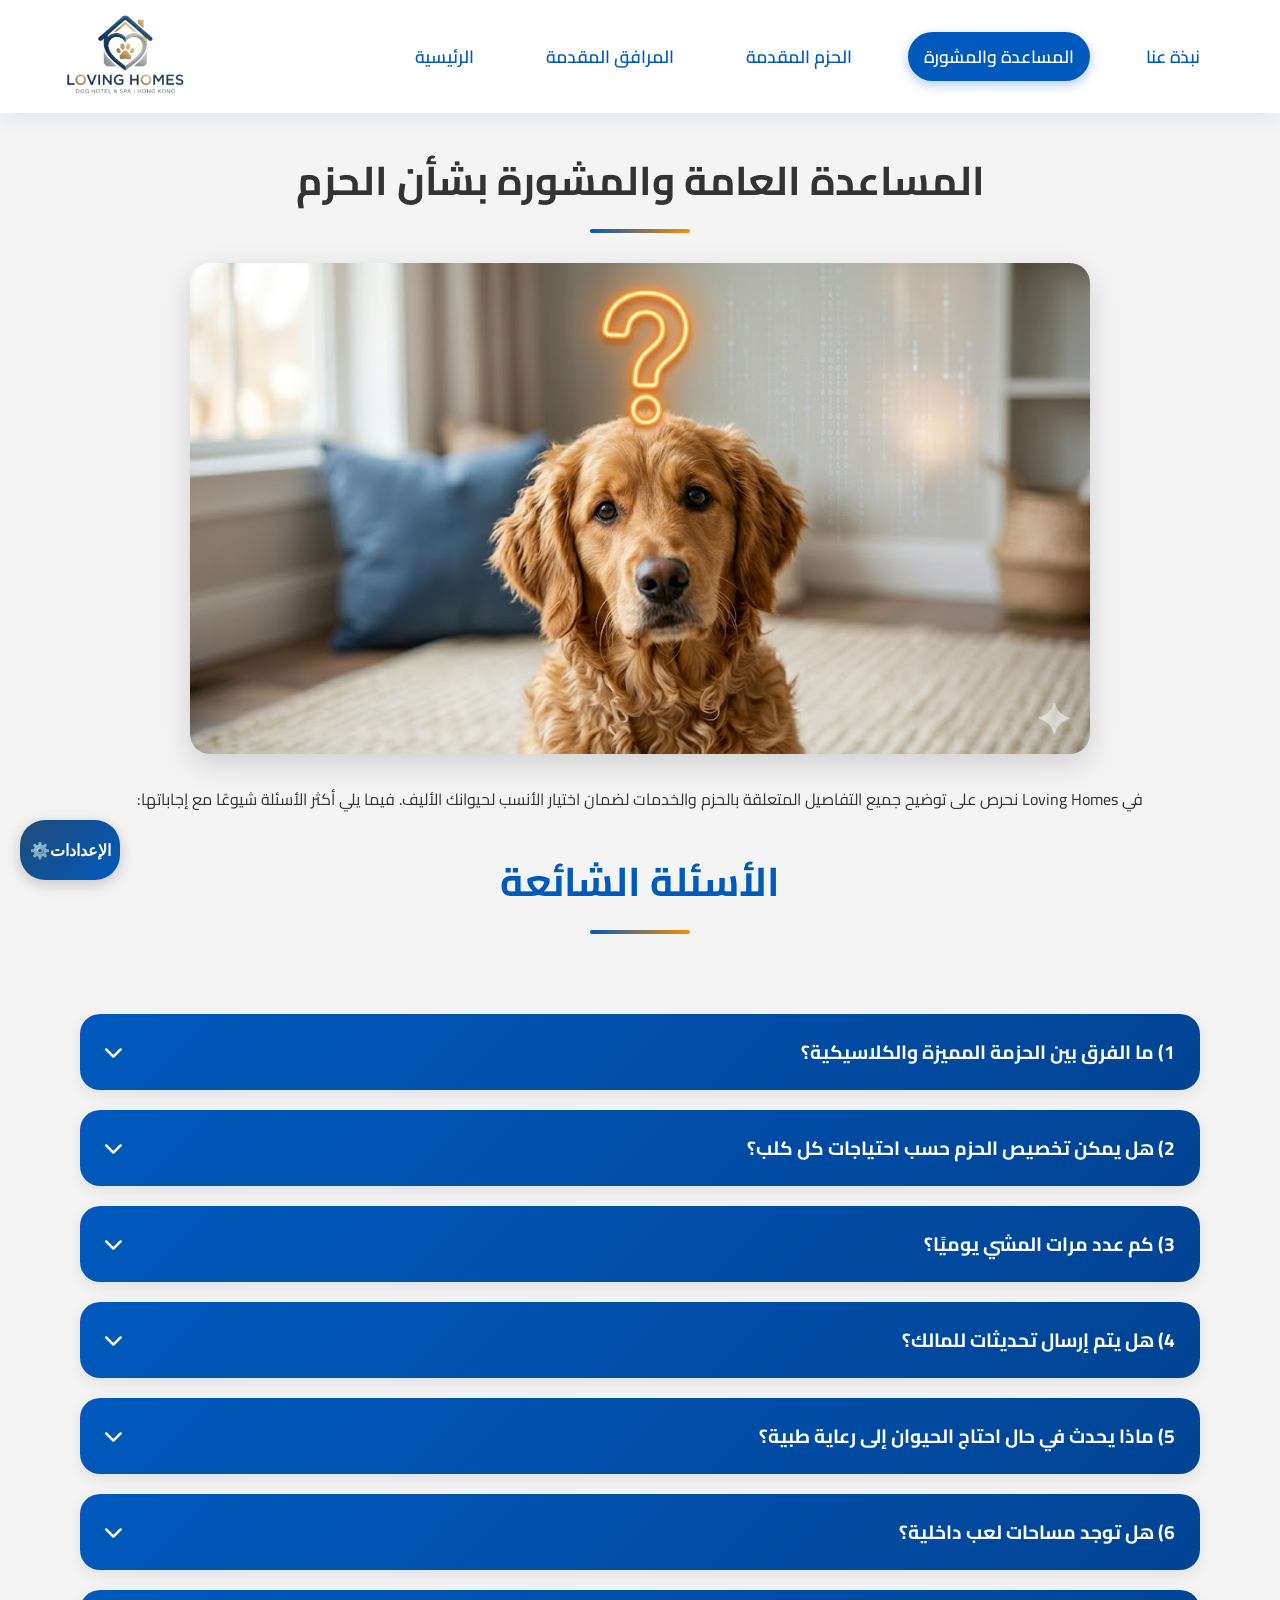
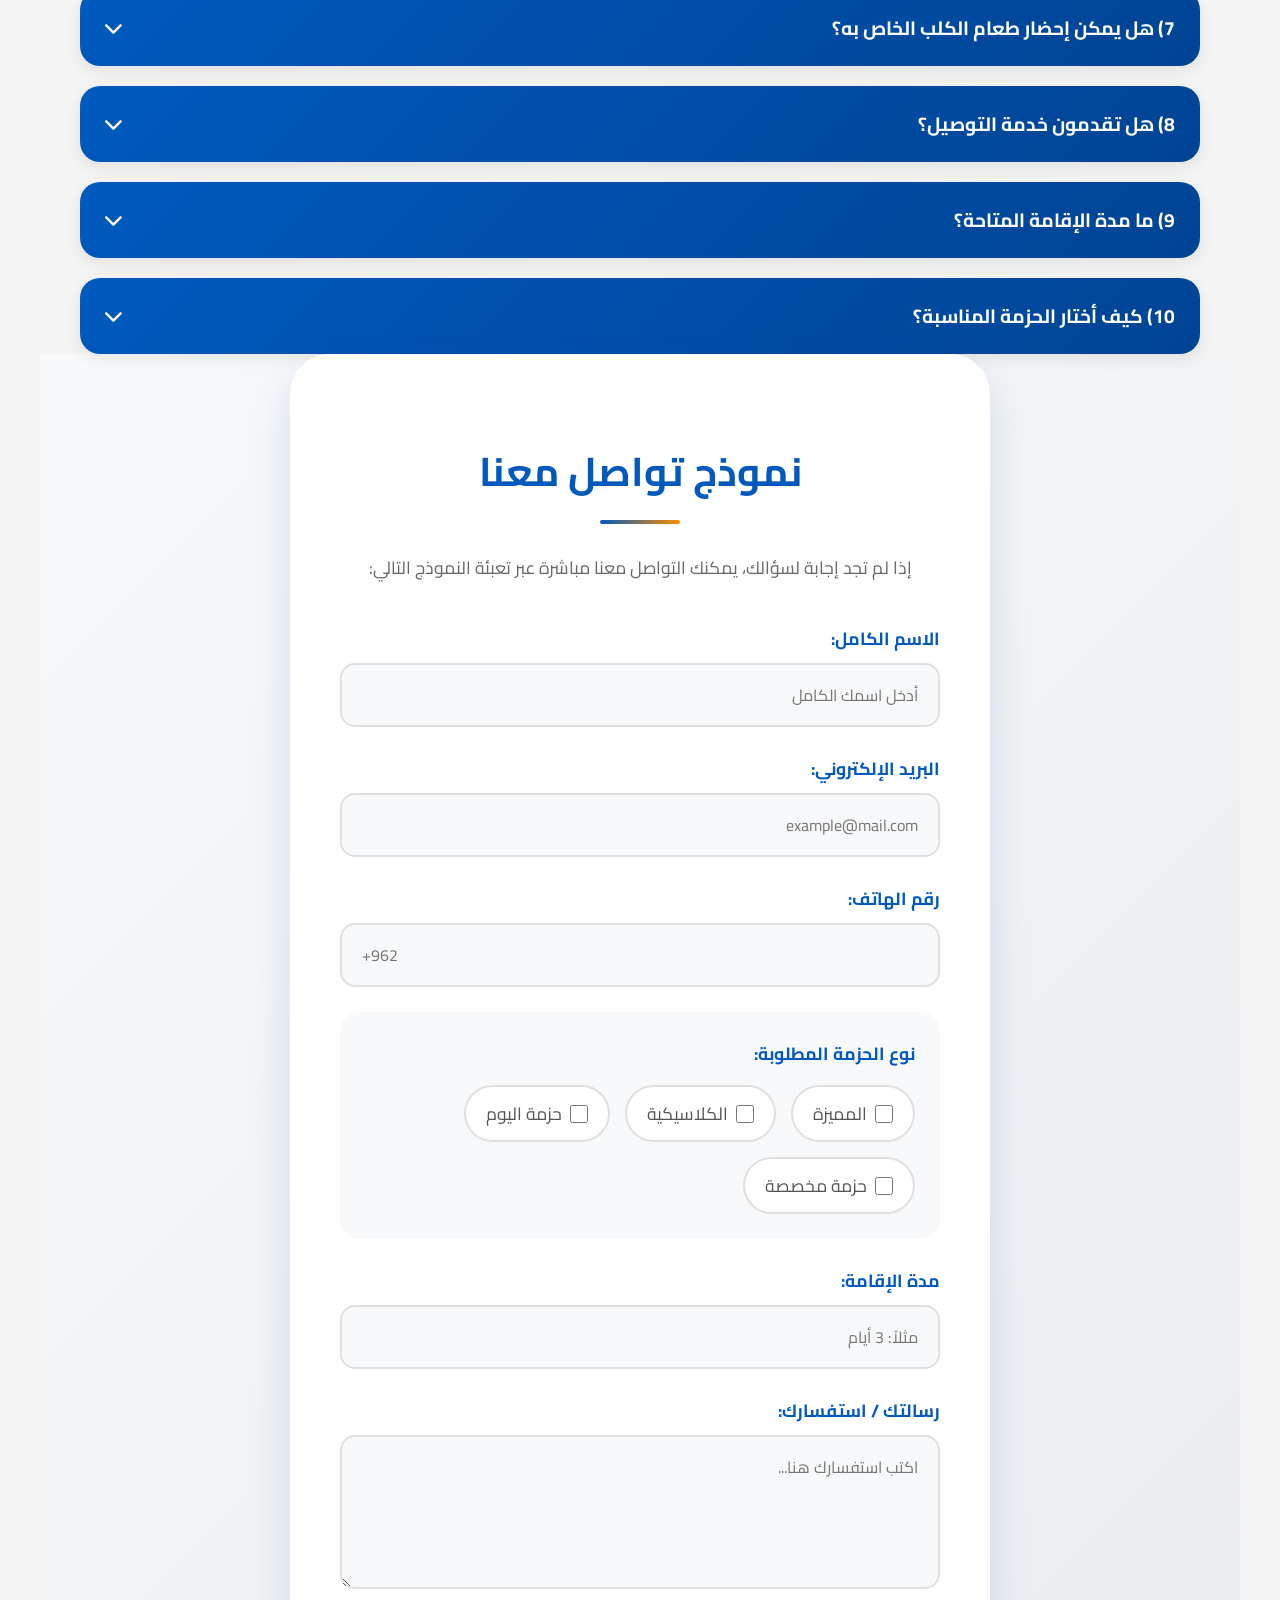
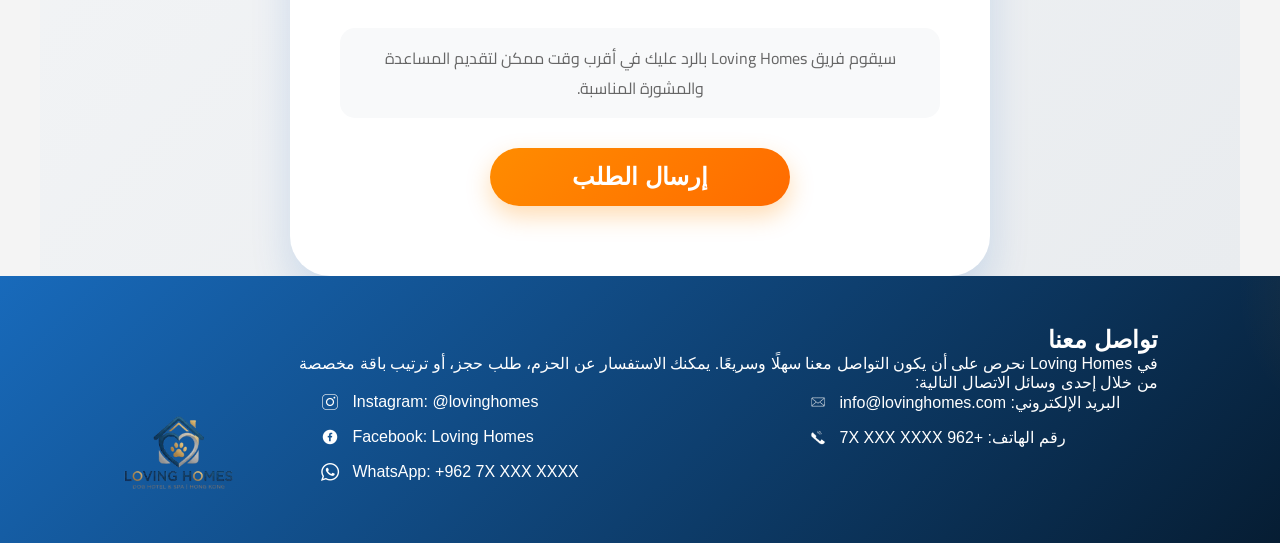
<file: help.html>
<!DOCTYPE html>
<html lang="ar" dir="rtl">
<head>
    <meta charset="UTF-8">
    <meta name="viewport" content="width=device-width, initial-scale=1.0, maximum-scale=5.0, user-scalable=yes">
    <meta name="description" content="Loving Homes - رعاية وإقامة الحيوانات الأليفة">
    <meta name="theme-color" content="#0059BD">
    <title>Loving Homes | المساعدة والمشورة</title>
    <link rel="stylesheet" href="style.css">
    <link rel="stylesheet" href="https://cdnjs.cloudflare.com/ajax/libs/font-awesome/6.0.0/css/all.min.css">
    <link href="https://fonts.googleapis.com/css2?family=Cairo:wght@400;700&display=swap" rel="stylesheet">
    <link rel="icon" type="image/png" href="images/iconweb2.png">
</head>
<body>

    <header>
        <nav>
            <ul>
                <li><a href="about.html">نبذة عنا</a></li>
                <li><a href="help.html" class="active">المساعدة والمشورة</a></li>
                <li><a href="packages.html">الحزم المقدمة</a></li>
                <li><a href="facilities.html">المرافق المقدمة</a></li>
                <li><a href="home.html">الرئيسية</a></li>
            </ul>
        </nav>
        <div class="logo">
            <a href="home.html"><img src="images/iconweb2.png" alt="Loving Homes Logo" title="Loving Homes Logo"></a>
        </div>
    </header>

    <main class="page-title">
        <h1 class="about-page-title">المساعدة العامة والمشورة بشأن الحزم</h1>

        <div class="about-exclusive-card">
            <div class="about-img-box">
                <img src="images/help.png" alt="Loving Homes Help" title="Loving Homes Help" class="about-resized-image">
            </div>

            <section class="faq-section">
                <div class="faq-header">
                    <p>في Loving Homes نحرص على توضيح جميع التفاصيل المتعلقة بالحزم والخدمات لضمان اختيار الأنسب لحيوانك الأليف. فيما يلي أكثر الأسئلة شيوعًا مع إجاباتها:</p>
                    <h1>الأسئلة الشائعة</h1>
                </div>

                <div class="faq-questions-list">
                    <!-- سيتم تحويلها تلقائياً بواسطة JavaScript -->
                    <div class="faq-block">
                        <h3>1) ما الفرق بين الحزمة المميزة والكلاسيكية؟</h3>
                        <p>الحزمة المميزة توفر عدد أنشطة ومشي أكبر يوميًا، إضافة إلى مساحة عشب خاصة وتحديثات يومية وصور، بينما الكلاسيكية تقدم توازنًا بين النشاط والراحة مع خدمات أساسية متكاملة.</p>
                    </div>

                    <div class="faq-block">
                        <h3>2) هل يمكن تخصيص الحزم حسب احتياجات كل كلب؟</h3>
                        <p>نعم، تتوفر حزم مخصصة للإقامات الطويلة أو للحيوانات ذات المتطلبات الخاصة، ويتم ترتيبها بعد التواصل معنا مباشرة.</p>
                    </div>

                    <div class="faq-block">
                        <h3>3) كم عدد مرات المشي يوميًا؟</h3>
                        <p>يعتمد ذلك على الحزمة المختارة:<br>- المميزة: أربع مرات يوميًا<br>- الكلاسيكية: ثلاث مرات يوميًا<br>- حزمة اليوم: مرتان يوميًا</p>
                    </div>

                    <div class="faq-block">
                        <h3>4) هل يتم إرسال تحديثات للمالك؟</h3>
                        <p>نعم، يتم إرسال تحديثات وصور يومية ضمن الحزمة المميزة، ويمكن الاتفاق على ذلك في الحزم الأخرى عند الطلب.</p>
                    </div>

                    <div class="faq-block">
                        <h3>5) ماذا يحدث في حال احتاج الحيوان إلى رعاية طبية؟</h3>
                        <p>تتوفر خدمات بيطرية عند الحاجة، ويتم التواصل فورًا مع صاحب الحيوان لاتخاذ الإجراء المناسب.</p>
                    </div>

                    <div class="faq-block">
                        <h3>6) هل توجد مساحات لعب داخلية؟</h3>
                        <p>نعم، تتوفر حظيرة لعب داخلية ومنطقة لعب خارجية آمنة ومجهزة.</p>
                    </div>

                    <div class="faq-block">
                        <h3>7) هل يمكن إحضار طعام الكلب الخاص به؟</h3>
                        <p>نعم، يمكن للمالك تزويدنا بالطعام المفضل للحيوان، أو يتم الاتفاق مسبقًا على نوع التغذية المناسبة.</p>
                    </div>

                    <div class="faq-block">
                        <h3>8) هل تقدمون خدمة التوصيل؟</h3>
                        <p>نعم، تتوفر خدمة التوصيل من وإلى المكان لتسهيل عملية الاستلام والتسليم.</p>
                    </div>

                    <div class="faq-block">
                        <h3>9) ما مدة الإقامة المتاحة؟</h3>
                        <p>تتوفر إقامات يومية، قصيرة، أو طويلة الأمد حسب رغبة العميل.</p>
                    </div>

                    <div class="faq-block">
                        <h3>10) كيف أختار الحزمة المناسبة؟</h3>
                        <p>يعتمد الاختيار على عمر الكلب، مستوى نشاطه، ومدة الإقامة. يمكن لفريق Loving Homes مساعدتك في تحديد الخيار الأنسب بعد استشارة سريعة.</p>
                    </div>
                </div>
            </section>
        </div>
    </main>

    <section class="contact-form-wrapper">
        <div class="form-white-flat-card">
            <h2>نموذج تواصل معنا</h2>
            <p class="form-intro">إذا لم تجد إجابة لسؤالك، يمكنك التواصل معنا مباشرة عبر تعبئة النموذج التالي:</p>

            <form action="#" method="post" class="loving-homes-form">
                <div class="input-group">
                    <label for="full-name">الاسم الكامل:</label>
                    <input type="text" id="full-name" name="full-name" required placeholder="أدخل اسمك الكامل">
                </div>

                <div class="input-group">
                    <label for="email">البريد الإلكتروني:</label>
                    <input type="email" id="email" name="email" required placeholder="example@mail.com">
                </div>

                <div class="input-group">
                    <label for="phone">رقم الهاتف:</label>
                    <input type="tel" id="phone" name="phone" required placeholder="+962">
                </div>

                <div class="package-selection">
                    <label>نوع الحزمة المطلوبة:</label>
                    <div class="checkbox-group">
                        <label><input type="checkbox" name="package" value="premium"> المميزة</label>
                        <label><input type="checkbox" name="package" value="classic"> الكلاسيكية</label>
                        <label><input type="checkbox" name="package" value="daily"> حزمة اليوم</label>
                        <label><input type="checkbox" name="package" value="custom"> حزمة مخصصة</label>
                    </div>
                </div>

                <div class="input-group">
                    <label for="duration">مدة الإقامة:</label>
                    <input type="text" id="duration" name="duration" placeholder="مثلاً: 3 أيام">
                </div>

                <div class="input-group">
                    <label for="message">رسالتك / استفسارك:</label>
                    <textarea id="message" name="message" rows="4" placeholder="اكتب استفسارك هنا..."></textarea>
                </div>

                <p class="form-footer-note">سيقوم فريق Loving Homes بالرد عليك في أقرب وقت ممكن لتقديم المساعدة والمشورة المناسبة.</p>
                
                <button type="submit" class="submit-btn">إرسال الطلب</button>
            </form>
        </div>
    </section>

    <footer class="main-footer">
        <div class="footer-container">
            <div class="footer-info">
                <h2>تواصل معنا</h2>
                <p>في Loving Homes نحرص على أن يكون التواصل معنا سهلًا وسريعًا. يمكنك الاستفسار عن الحزم، طلب حجز، أو ترتيب باقة مخصصة من خلال إحدى وسائل الاتصال التالية:</p>

                <div class="footer-columns-wrapper">
                    <div class="footer-column">
                        <div class="contact-row">
                            <span>البريد الإلكتروني: info@lovinghomes.com</span>
                            <img src="images/email-icon.png" alt="Email">
                        </div>
                        <div class="contact-row">
                            <span>رقم الهاتف: +962 7X XXX XXXX</span>
                            <img src="images/phone-icon.png" alt="Phone">
                        </div>
                    </div>

                    <div class="footer-column">
                        <div class="contact-row">
                            <span>Instagram: @lovinghomes</span>
                            <img src="images/instagram.png" alt="Instagram">
                        </div>
                        <div class="contact-row">
                            <span>Facebook: Loving Homes</span>
                            <img src="images/facebook.png" alt="Facebook">
                        </div>
                        <div class="contact-row">
                            <span>WhatsApp: +962 7X XXX XXXX</span>
                            <img src="images/whats.png" alt="WhatsApp">
                        </div>
                    </div>
                </div>
            </div>

            <div class="footer-logo">
                <img src="images/iconweb2.png" alt="Loving Homes Logo">
            </div>
        </div>
    </footer>


    <button type="button" onclick="openSettings()" class="settings-floating-btn">
     الإعدادات⚙️
</button>

<!-- نافذة الإعدادات المنبثقة -->
<div id="settingsModal" class="modal-overlay">
    <div class="modal-content">
        <h2 class="modal-title">⚙️ إعدادات الموقع</h2>
        
        
        
        <div class="setting-item">
                <label id="fontSizeLabel">حجم الخط: 18px</label>
                <input type="range" id="fontSizeSlider" min="14" max="32" value="18" class="font-slider" oninput="changeFontSize(this.value)">
                <div class="slider-labels">
                    <span>صغير</span>
                    <span>كبير جداً</span>
                </div>
            </div>

        <!-- زر الوضع الليلي المنسق -->
        

        <button type="button" onclick="closeSettings()" class="close-red-btn">إغلاق</button>
    </div>
</div>

    

       

    <script src="script.js"></script>
</body>
</html>
</file>
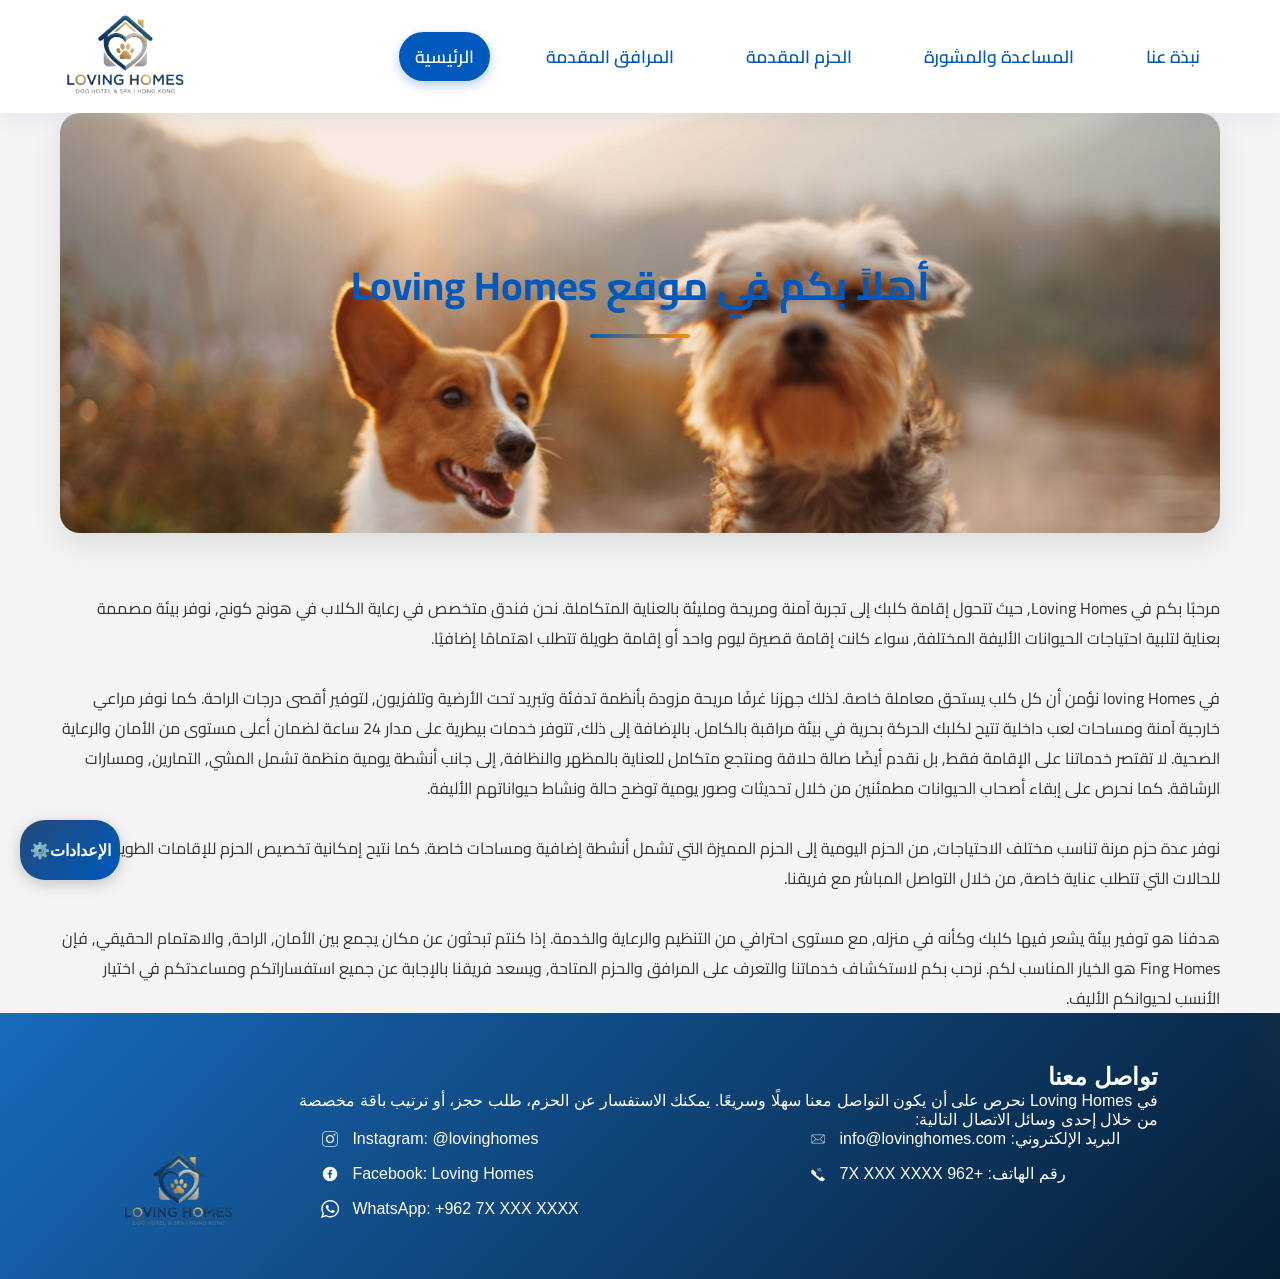
<file: home.html>
<!DOCTYPE html>
<html lang="ar" dir="rtl">
<head>
    <meta charset="UTF-8">
    <meta name="viewport" content="width=device-width, initial-scale=1.0, maximum-scale=5.0, user-scalable=yes">
    <meta name="description" content="Loving Homes - رعاية وإقامة الحيوانات الأليفة">
    <meta name="theme-color" content="#0059BD">
    <title>Loving Homes | الرئيسية</title>
    <link rel="stylesheet" href="style.css">
    <link rel="stylesheet" href="https://cdnjs.cloudflare.com/ajax/libs/font-awesome/6.0.0/css/all.min.css">
    <link href="https://fonts.googleapis.com/css2?family=Cairo:wght@400;700&display=swap" rel="stylesheet">
    <link rel="icon" type="image/png" href="images/iconweb2.png">
</head>
<body>

    <header>
        <nav>
            <ul>
                <li><a href="about.html">نبذة عنا</a></li>
                <li><a href="help.html">المساعدة والمشورة</a></li>
                <li><a href="packages.html">الحزم المقدمة</a></li>
                <li><a href="facilities.html">المرافق المقدمة</a></li>
                <li><a href="home.html" class="active">الرئيسية</a></li>
            </ul>
        </nav>
        <div class="logo">
            <a href="home.html"><img src="images/iconweb2.png" alt="Loving Homes Logo" title="Loving Homes Logo"></a>
        </div>
    </header>

    <section class="hero-container">
        <div class="hero-card">
            <div class="hero-image">
                <img src="images/home.jpg" alt="Dogs" title="Dogs">
                <h1 class="hero-title">أهلاً بكم في موقع Loving Homes</h1>
            </div>
            <div class="hero-content">
                <p>مرحباً بكم في Loving Homes، حيث تتحول إقامة كلبك إلى تجربة آمنة ومريحة ومليئة بالعناية المتكاملة...</p>
                <p>هدفنا هو توفير بيئة يشعر فيها كلبك وكأنه في منزله، مع مستوى احترافي من التنظيم والرعاية والخدمة.</p>
            </div>
        </div>
        <br><br>

        <div class="p-home">
            <p>مرحبًا بكم في Loving Homes, حيث تتحول إقامة كلبك إلى تجربة آمنة ومريحة ومليئة بالعناية المتكاملة. نحن فندق متخصص في رعاية الكلاب في هونج كونج, نوفر بيئة مصممة بعناية لتلبية احتياجات الحيوانات الأليفة المختلفة, سواء كانت إقامة قصيرة ليوم واحد أو إقامة طويلة تتطلب اهتمامًا إضافيًا.

<br><br>
في loving Homes نؤمن أن كل كلب يستحق معاملة خاصة. لذلك جهزنا غرفًا مريحة مزودة بأنظمة تدفئة وتبريد تحت الأرضية وتلفزيون, لتوفير أقصى درجات الراحة. كما نوفر مراعي خارجية آمنة ومساحات لعب داخلية تتيح لكلبك الحركة بحرية في بيئة مراقبة بالكامل. بالإضافة إلى ذلك, تتوفر خدمات بيطرية على مدار 24 ساعة لضمان أعلى مستوى من الأمان والرعاية الصحية.
لا تقتصر خدماتنا على الإقامة فقط, بل نقدم أيضًا صالة حلاقة ومنتجع متكامل للعناية بالمظهر والنظافة, إلى جانب أنشطة يومية منظمة تشمل المشي, التمارين, ومسارات الرشاقة. كما نحرص على إبقاء أصحاب الحيوانات مطمئنين من خلال تحديثات وصور يومية توضح حالة ونشاط حيواناتهم الأليفة.
<br><br>

نوفر عدة حزم مرنة تناسب مختلف الاحتياجات, من الحزم اليومية إلى الحزم المميزة التي تشمل أنشطة إضافية ومساحات خاصة. كما نتيح إمكانية تخصيص الحزم للإقامات الطويلة أو للحالات التي تتطلب عناية خاصة, من خلال التواصل المباشر مع فريقنا.
<br><br>

هدفنا هو توفير بيئة يشعر فيها كلبك وكأنه في منزله, مع مستوى احترافي من التنظيم والرعاية والخدمة. إذا كنتم تبحثون عن مكان يجمع بين الأمان, الراحة, والاهتمام الحقيقي, فإن Fing Homes هو الخيار المناسب لكم.
نرحب بكم لاستكشاف خدماتنا والتعرف على المرافق والحزم المتاحة, ويسعد فريقنا بالإجابة عن جميع استفساراتكم ومساعدتكم في اختيار الأنسب لحيوانكم الأليف.</p>
        </div>

        <!-- إضافة أيقونات الخدمات السريعة -->
        
    </section>

    <!-- زر الإعدادات - نص فقط -->
<button type="button" onclick="openSettings()" class="settings-floating-btn">
     الإعدادات⚙️
</button>

<!-- نافذة الإعدادات المنبثقة -->
<div id="settingsModal" class="modal-overlay">
    <div class="modal-content">
        <h2 class="modal-title">⚙️ إعدادات الموقع</h2>
        
        
        
        <div class="setting-item">
                <label id="fontSizeLabel">حجم الخط: 18px</label>
                <input type="range" id="fontSizeSlider" min="14" max="32" value="18" class="font-slider" oninput="changeFontSize(this.value)">
                <div class="slider-labels">
                    <span>صغير</span>
                    <span>كبير جداً</span>
                </div>
            </div>

        <!-- زر الوضع الليلي المنسق -->
        

        <button type="button" onclick="closeSettings()" class="close-red-btn">إغلاق</button>
    </div>
</div>

   <footer class="main-footer">
        <div class="footer-container">
            <div class="footer-info">
                <h2>تواصل معنا</h2>
                <p>في Loving Homes نحرص على أن يكون التواصل معنا سهلًا وسريعًا. يمكنك الاستفسار عن الحزم، طلب حجز، أو ترتيب باقة مخصصة من خلال إحدى وسائل الاتصال التالية:</p>

                <div class="footer-columns-wrapper">
                    <div class="footer-column">
                        <div class="contact-row">
                            <span>البريد الإلكتروني: info@lovinghomes.com</span>
                            <img src="images/email-icon.png" alt="Email">
                        </div>
                        <div class="contact-row">
                            <span>رقم الهاتف: +962 7X XXX XXXX</span>
                            <img src="images/phone-icon.png" alt="Phone">
                        </div>
                    </div>

                    <div class="footer-column">
                        <div class="contact-row">
                            <span>Instagram: @lovinghomes</span>
                            <img src="images/instagram.png" alt="Instagram">
                        </div>
                        <div class="contact-row">
                            <span>Facebook: Loving Homes</span>
                            <img src="images/facebook.png" alt="Facebook">
                        </div>
                        <div class="contact-row">
                            <span>WhatsApp: +962 7X XXX XXXX</span>
                            <img src="images/whats.png" alt="WhatsApp">
                        </div>
                    </div>
                </div>

              
            </div>

            <div class="footer-logo">
                <img src="images/iconweb2.png" alt="Loving Homes Logo">
            </div>
        </div>
    </footer>


    <script src="script.js"></script>
</body>
</html>
</file>
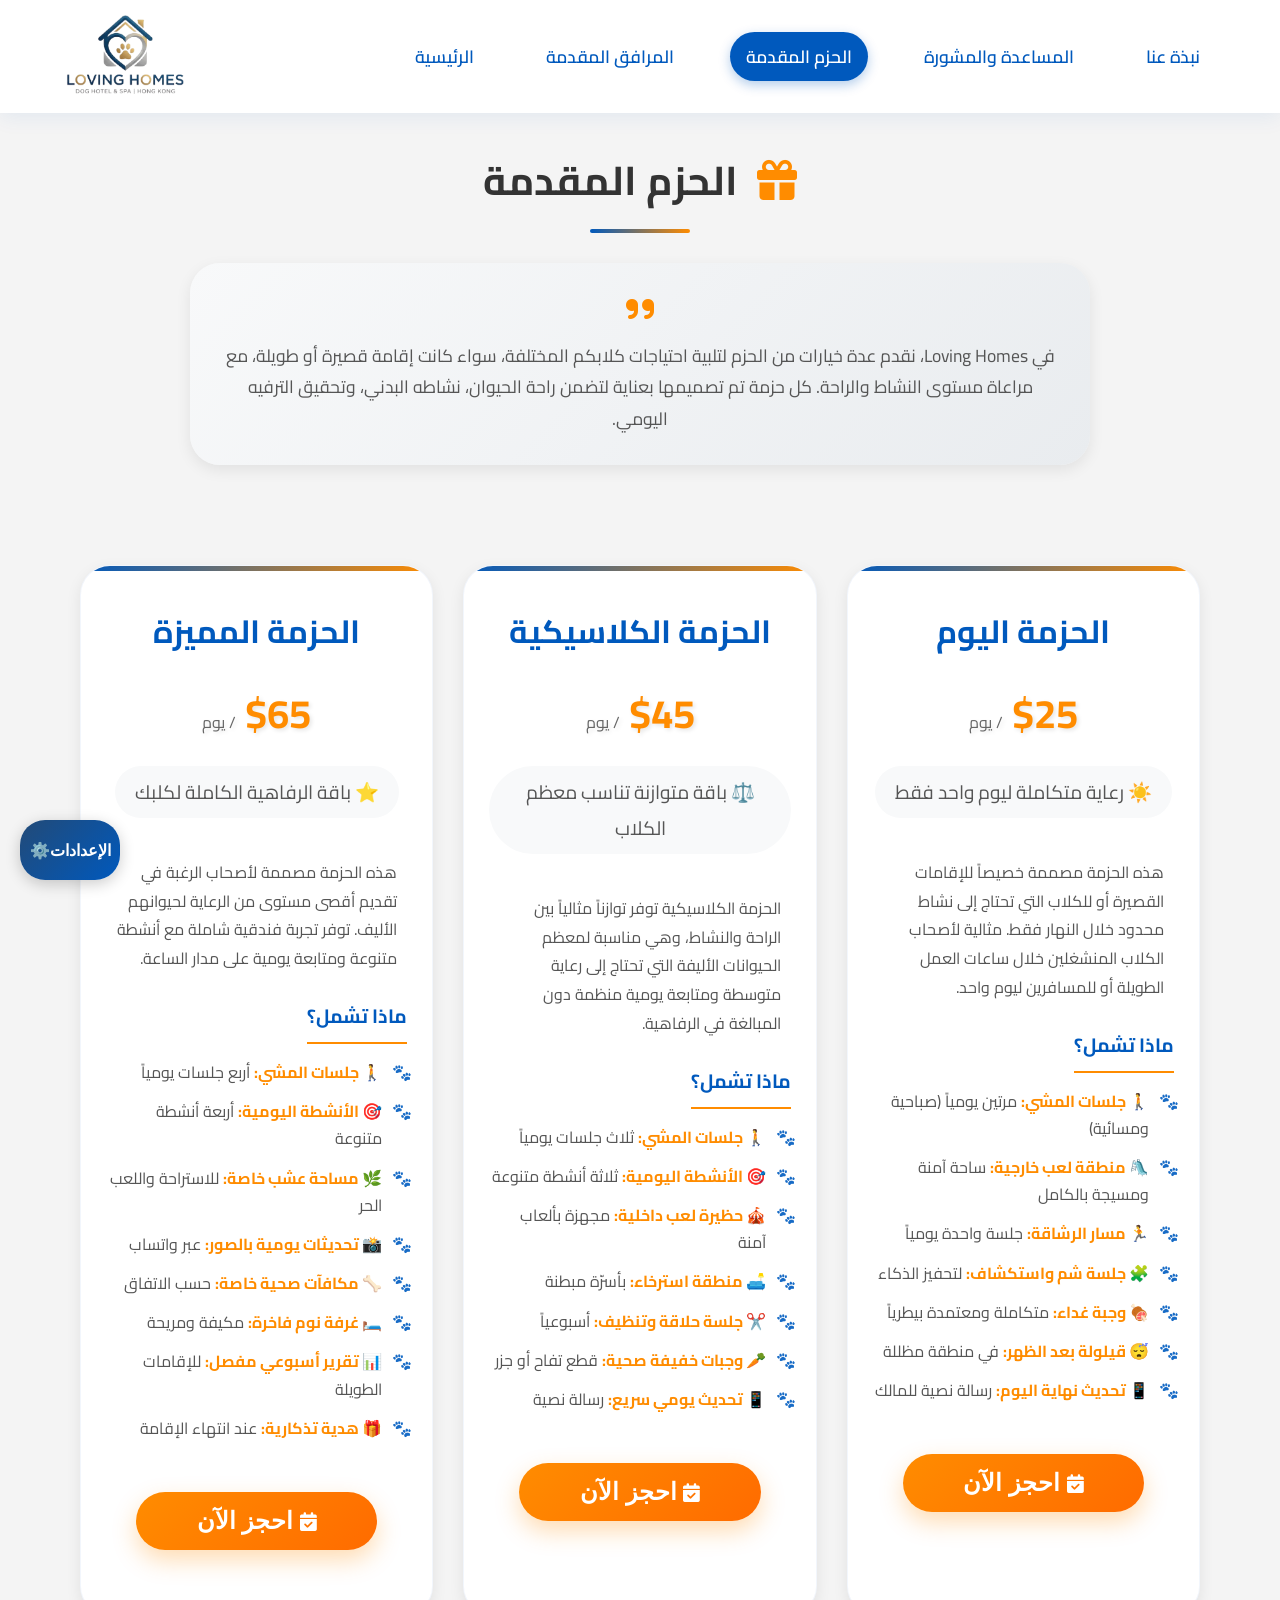
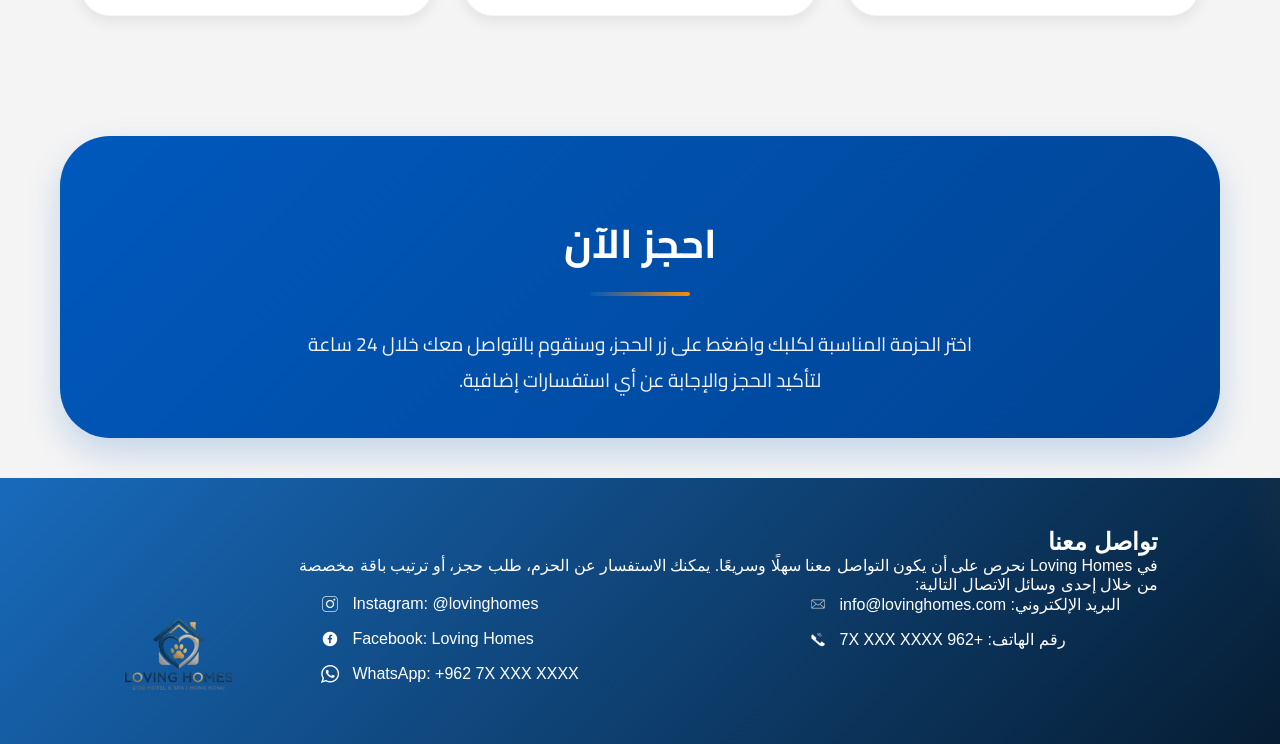
<file: packages.html>
<!DOCTYPE html>
<html lang="ar" dir="rtl">
<head>
    <meta charset="UTF-8">
    <meta name="viewport" content="width=device-width, initial-scale=1.0, maximum-scale=5.0, user-scalable=yes">
    <meta name="description" content="Loving Homes - رعاية وإقامة الحيوانات الأليفة">
    <meta name="theme-color" content="#0059BD">
    <title>Loving Homes | الحزم المقدمة</title>
    <link rel="stylesheet" href="style.css">
    <link rel="stylesheet" href="https://cdnjs.cloudflare.com/ajax/libs/font-awesome/6.0.0/css/all.min.css">
    <link href="https://fonts.googleapis.com/css2?family=Cairo:wght@400;700&display=swap" rel="stylesheet">
    <link rel="icon" type="image/png" href="images/iconweb2.png">
    <style>
        /* تنسيقات إضافية لصفحة الحزم */
        .packages-section {
            padding: 20px 0;
        }
        
        .packages-container {
            display: grid;
            grid-template-columns: repeat(auto-fit, minmax(350px, 1fr));
            gap: 30px;
            margin: 40px 0;
        }
        
        .package-card {
            background: white;
            border-radius: 30px;
            padding: 35px 25px;
            box-shadow: var(--shadow-sm);
            transition: var(--transition);
            position: relative;
            overflow: hidden;
            border: 1px solid rgba(0,89,189,0.05);
            display: flex;
            flex-direction: column;
        }
        
        .package-card:hover {
            transform: translateY(-15px);
            box-shadow: var(--shadow-lg);
        }
        
        .package-card::before {
            content: '';
            position: absolute;
            top: 0;
            left: 0;
            right: 0;
            height: 5px;
            background: linear-gradient(90deg, var(--main-blue), var(--accent-orange));
        }
        
        .card-header {
            text-align: center;
            margin-bottom: 20px;
        }
        
        .card-header h2 {
            font-size: 2rem;
            color: var(--main-blue);
            margin-bottom: 10px;
        }
        
        .price {
            font-size: 2.8rem;
            color: var(--accent-orange);
            font-weight: bold;
            margin: 15px 0;
            text-shadow: 2px 2px 4px rgba(0,0,0,0.1);
        }
        
        .price span {
            font-size: 1rem;
            color: #666;
            font-weight: normal;
        }
        
        .tagline {
            font-size: 1.2rem;
            color: #555;
            margin-bottom: 20px;
            padding: 8px 20px;
            background: #f8f9fa;
            border-radius: 50px;
            display: inline-block;
        }
        
        .description {
            color: #555;
            line-height: 1.8;
            margin-bottom: 25px;
            padding: 0 10px;
        }
        
        .features-list {
            text-align: right;
            margin: 20px 0;
            flex-grow: 1;
        }
        
        .features-list h3 {
            color: var(--main-blue);
            font-size: 1.2rem;
            margin-bottom: 15px;
            border-bottom: 2px solid var(--accent-orange);
            padding-bottom: 8px;
            display: inline-block;
        }
        
        .features-list ul {
            list-style: none;
            padding: 0;
        }
        
        .features-list li {
            margin-bottom: 12px;
            padding-right: 25px;
            position: relative;
            line-height: 1.7;
            color: #555;
        }
        
        .features-list li::before {
            content: '🐾';
            position: absolute;
            right: -5px;
            top: 0;
            font-size: 1rem;
        }
        
        .features-list li strong {
            color: var(--accent-orange);
        }
        
        .btn-orange {
            background: linear-gradient(135deg, var(--accent-orange), #ff6b00);
            color: white;
            border: none;
            padding: 15px 30px;
            border-radius: 50px;
            font-size: 1.2rem;
            font-weight: bold;
            cursor: pointer;
            transition: var(--transition);
            margin-top: 20px;
            width: 100%;
            display: flex;
            align-items: center;
            justify-content: center;
            gap: 10px;
        }
        
        .btn-orange:hover {
            transform: translateY(-3px);
            box-shadow: 0 10px 30px rgba(255,140,0,0.3);
        }
        
        .btn-orange i {
            font-size: 1.2rem;
        }
        
        body.night-mode .package-card {
            background: #1a1a2e;
            border-color: #2d2d44;
        }
        
        body.night-mode .tagline {
            background: #2d2d44;
            color: #e0e0e0;
        }
        
        body.night-mode .description,
        body.night-mode .features-list li {
            color: #e0e0e0;
        }
        
        body.night-mode .price span {
            color: #aaa;
        }
        
        .intro-text {
            text-align: center;
            max-width: 900px;
            margin: 0 auto 40px;
            padding: 30px;
            background: linear-gradient(135deg, #f8f9fa, #e9ecef);
            border-radius: 30px;
            line-height: 1.8;
            font-size: 1.1rem;
            color: #555;
            box-shadow: var(--shadow-sm);
        }
        
        body.night-mode .intro-text {
            background: #2d2d44;
            color: #e0e0e0;
        }
        
        .booking-cta {
            margin: 60px 0 40px;
            padding: 40px;
            background: linear-gradient(135deg, var(--main-blue), #004494);
            border-radius: 50px;
            color: white;
            text-align: center;
            box-shadow: var(--shadow-lg);
        }
        
        .booking-cta h2 {
            font-size: 2.5rem;
            margin-bottom: 20px;
            color: white;
        }
        
        .booking-cta p {
            font-size: 1.2rem;
            max-width: 700px;
            margin: 0 auto;
            opacity: 0.95;
        }
    </style>
</head>
<body>

    <header>
        <nav>
            <ul>
                <li><a href="about.html">نبذة عنا</a></li>
                <li><a href="help.html">المساعدة والمشورة</a></li>
                <li><a href="packages.html" class="active">الحزم المقدمة</a></li>
                <li><a href="facilities.html">المرافق المقدمة</a></li>
                <li><a href="home.html">الرئيسية</a></li>
            </ul>
        </nav>
        <div class="logo">
            <a href="home.html"><img src="images/iconweb2.png" alt="Loving Homes Logo" title="Loving Homes Logo"></a>
        </div>
    </header>

    <main class="page-title">
        <h1>
            <i class="fas fa-gift" style="margin-left: 10px; color: var(--accent-orange);"></i>
            الحزم المقدمة
        </h1>
        
        <div class="intro-text">
            <i class="fas fa-quote-right" style="color: var(--accent-orange); font-size: 2rem; display: block; margin-bottom: 15px;"></i>
            في Loving Homes، نقدم عدة خيارات من الحزم لتلبية احتياجات كلابكم المختلفة، سواء كانت إقامة قصيرة أو طويلة، مع مراعاة مستوى النشاط والراحة. كل حزمة تم تصميمها بعناية لتضمن راحة الحيوان، نشاطه البدني، وتحقيق الترفيه اليومي.
        </div>

        <section class="packages-section">
            <div class="packages-container">

                <!-- الحزمة اليوم -->
                <div class="package-card">
                    <div class="card-header">
                        <h2>الحزمة اليوم</h2>
                        <div class="price">$25 <span>/ يوم</span></div>
                        <div class="tagline">☀️ رعاية متكاملة ليوم واحد فقط</div>
                    </div>

                    <div class="card-content">
                        <p class="description">هذه الحزمة مصممة خصيصاً للإقامات القصيرة أو للكلاب التي تحتاج إلى نشاط محدود خلال النهار فقط. مثالية لأصحاب الكلاب المنشغلين خلال ساعات العمل الطويلة أو للمسافرين ليوم واحد.</p>

                        <div class="features-list">
                            <h3>ماذا تشمل؟</h3>
                            <ul>
                                <li><strong>🚶 جلسات المشي:</strong> مرتين يومياً (صباحية ومسائية)</li>
                                <li><strong>🛝 منطقة لعب خارجية:</strong> ساحة آمنة ومسيجة بالكامل</li>
                                <li><strong>🏃 مسار الرشاقة:</strong> جلسة واحدة يومياً</li>
                                <li><strong>🧩 جلسة شم واستكشاف:</strong> لتحفيز الذكاء</li>
                                <li><strong>🍖 وجبة غداء:</strong> متكاملة ومعتمدة بيطرياً</li>
                                <li><strong>😴 قيلولة بعد الظهر:</strong> في منطقة مظللة</li>
                                <li><strong>📱 تحديث نهاية اليوم:</strong> رسالة نصية للمالك</li>
                            </ul>
                        </div>
                    </div>

                    <a href="daypackage.html" style="text-decoration: none;">
                        <button class="btn-orange">
                            <i class="fas fa-calendar-check"></i>
                            احجز الآن
                        </button>
                    </a>
                </div>

                <!-- الحزمة الكلاسيكية -->
                <div class="package-card">
                    <div class="card-header">
                        <h2>الحزمة الكلاسيكية</h2>
                        <div class="price">$45 <span>/ يوم</span></div>
                        <div class="tagline">⚖️ باقة متوازنة تناسب معظم الكلاب</div>
                    </div>

                    <div class="card-content">
                        <p class="description">الحزمة الكلاسيكية توفر توازناً مثالياً بين الراحة والنشاط، وهي مناسبة لمعظم الحيوانات الأليفة التي تحتاج إلى رعاية متوسطة ومتابعة يومية منظمة دون المبالغة في الرفاهية.</p>

                        <div class="features-list">
                            <h3>ماذا تشمل؟</h3>
                            <ul>
                                <li><strong>🚶 جلسات المشي:</strong> ثلاث جلسات يومياً</li>
                                <li><strong>🎯 الأنشطة اليومية:</strong> ثلاثة أنشطة متنوعة</li>
                                <li><strong>🎪 حظيرة لعب داخلية:</strong> مجهزة بألعاب آمنة</li>
                                <li><strong>🛋️ منطقة استرخاء:</strong> بأسرّة مبطنة</li>
                                <li><strong>✂️ جلسة حلاقة وتنظيف:</strong> أسبوعياً</li>
                                <li><strong>🥕 وجبات خفيفة صحية:</strong> قطع تفاح أو جزر</li>
                                <li><strong>📱 تحديث يومي سريع:</strong> رسالة نصية</li>
                            </ul>
                        </div>
                    </div>

                    <a href="classicpackage.html" style="text-decoration: none;">
                        <button class="btn-orange">
                            <i class="fas fa-calendar-check"></i>
                            احجز الآن
                        </button>
                    </a>
                </div>

                <!-- الحزمة المميزة -->
                <div class="package-card">
                    <div class="card-header">
                        <h2>الحزمة المميزة</h2>
                        <div class="price">$65 <span>/ يوم</span></div>
                        <div class="tagline">⭐ باقة الرفاهية الكاملة لكلبك</div>
                    </div>

                    <div class="card-content">
                        <p class="description">هذه الحزمة مصممة لأصحاب الرغبة في تقديم أقصى مستوى من الرعاية لحيوانهم الأليف. توفر تجربة فندقية شاملة مع أنشطة متنوعة ومتابعة يومية على مدار الساعة.</p>

                        <div class="features-list">
                            <h3>ماذا تشمل؟</h3>
                            <ul>
                                <li><strong>🚶 جلسات المشي:</strong> أربع جلسات يومياً</li>
                                <li><strong>🎯 الأنشطة اليومية:</strong> أربعة أنشطة متنوعة</li>
                                <li><strong>🌿 مساحة عشب خاصة:</strong> للاستراحة واللعب الحر</li>
                                <li><strong>📸 تحديثات يومية بالصور:</strong> عبر واتساب</li>
                                <li><strong>🦴 مكافآت صحية خاصة:</strong> حسب الاتفاق</li>
                                <li><strong>🛏️ غرفة نوم فاخرة:</strong> مكيفة ومريحة</li>
                                <li><strong>📊 تقرير أسبوعي مفصل:</strong> للإقامات الطويلة</li>
                                <li><strong>🎁 هدية تذكارية:</strong> عند انتهاء الإقامة</li>
                            </ul>
                        </div>
                    </div>

                    <a href="premiumpackage.html" style="text-decoration: none;">
                        <button class="btn-orange">
                            <i class="fas fa-calendar-check"></i>
                            احجز الآن
                        </button>
                    </a>
                </div>

            </div>
        </section>

        <section class="booking-cta">
            <div class="cta-container">
                <h2>احجز الآن</h2>
                <p>اختر الحزمة المناسبة لكلبك واضغط على زر الحجز، وسنقوم بالتواصل معك خلال 24 ساعة لتأكيد الحجز والإجابة عن أي استفسارات إضافية.</p>
            </div>
        </section>
    </main>

    <footer class="main-footer">
        <div class="footer-container">
            <div class="footer-info">
                <h2>تواصل معنا</h2>
                <p>في Loving Homes نحرص على أن يكون التواصل معنا سهلًا وسريعًا. يمكنك الاستفسار عن الحزم، طلب حجز، أو ترتيب باقة مخصصة من خلال إحدى وسائل الاتصال التالية:</p>

                <div class="footer-columns-wrapper">
                    <div class="footer-column">
                        <div class="contact-row">
                            <span>البريد الإلكتروني: info@lovinghomes.com</span>
                            <img src="images/email-icon.png" alt="Email">
                        </div>
                        <div class="contact-row">
                            <span>رقم الهاتف: +962 7X XXX XXXX</span>
                            <img src="images/phone-icon.png" alt="Phone">
                        </div>
                    </div>

                    <div class="footer-column">
                        <div class="contact-row">
                            <span>Instagram: @lovinghomes</span>
                            <img src="images/instagram.png" alt="Instagram">
                        </div>
                        <div class="contact-row">
                            <span>Facebook: Loving Homes</span>
                            <img src="images/facebook.png" alt="Facebook">
                        </div>
                        <div class="contact-row">
                            <span>WhatsApp: +962 7X XXX XXXX</span>
                            <img src="images/whats.png" alt="WhatsApp">
                        </div>
                    </div>
                </div>

              
            </div>

            <div class="footer-logo">
                <img src="images/iconweb2.png" alt="Loving Homes Logo">
            </div>
        </div>
    </footer>

   <button type="button" onclick="openSettings()" class="settings-floating-btn">
     الإعدادات⚙️
</button>

<!-- نافذة الإعدادات المنبثقة -->
<div id="settingsModal" class="modal-overlay">
    <div class="modal-content">
        <h2 class="modal-title">⚙️ إعدادات الموقع</h2>
        
        
        
        <div class="setting-item">
                <label id="fontSizeLabel">حجم الخط: 18px</label>
                <input type="range" id="fontSizeSlider" min="14" max="32" value="18" class="font-slider" oninput="changeFontSize(this.value)">
                <div class="slider-labels">
                    <span>صغير</span>
                    <span>كبير جداً</span>
                </div>
            </div>

        <!-- زر الوضع الليلي المنسق -->
        

        <button type="button" onclick="closeSettings()" class="close-red-btn">إغلاق</button>
    </div>
</div>

    <script src="script.js"></script>
</body>
</html>
</file>
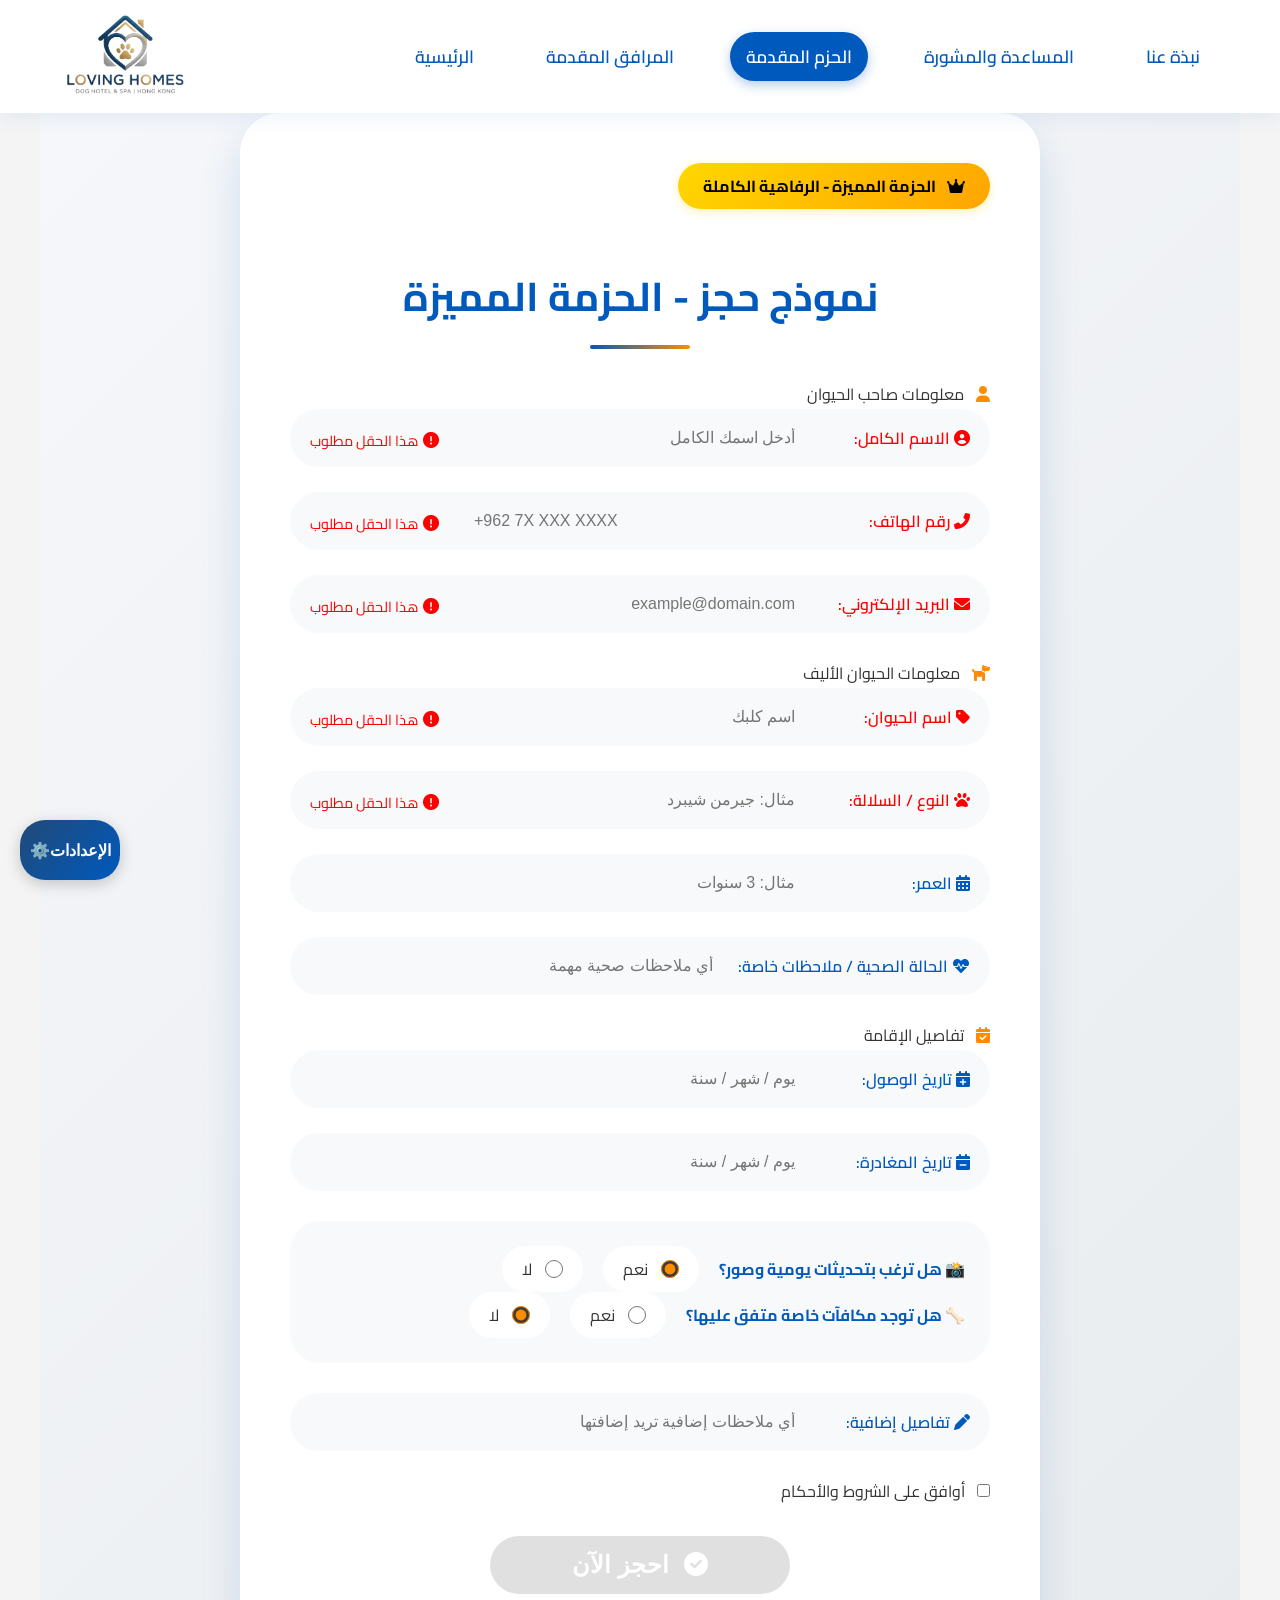
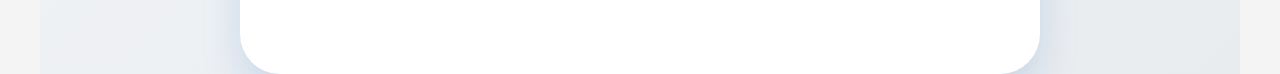
<file: premiumpackage.html>
<!DOCTYPE html>
<html lang="ar" dir="rtl">
<head>
    <meta charset="UTF-8">
    <meta name="viewport" content="width=device-width, initial-scale=1.0, maximum-scale=5.0, user-scalable=yes">
    <meta name="description" content="Loving Homes - رعاية وإقامة الحيوانات الأليفة">
    <meta name="theme-color" content="#0059BD">
    <title>Loving Homes | حجز الحزمة المميزة</title>
    <link rel="stylesheet" href="style.css">
    <link rel="stylesheet" href="https://cdnjs.cloudflare.com/ajax/libs/font-awesome/6.0.0/css/all.min.css">
    <link href="https://fonts.googleapis.com/css2?family=Cairo:wght@400;700&display=swap" rel="stylesheet">
    <link rel="icon" type="image/png" href="images/iconweb2.png">
    <style>
        /* تنسيقات إضافية خاصة بالصفحة */
        .package-badge {
            background: linear-gradient(135deg, #ffd700, #ffa500);
            color: #000;
            padding: 8px 25px;
            border-radius: 50px;
            display: inline-block;
            margin-bottom: 20px;
            font-weight: bold;
            box-shadow: 0 3px 10px rgba(255,215,0,0.3);
        }
        
        body.night-mode .package-badge {
            background: linear-gradient(135deg, #ffa500, #ff8c00);
            color: #fff;
        }
    </style>
</head>
<body>

    <header>
        <nav>
            <ul>
                <li><a href="about.html">نبذة عنا</a></li>
                <li><a href="help.html">المساعدة والمشورة</a></li>
                <li><a href="packages.html" class="active">الحزم المقدمة</a></li>
                <li><a href="facilities.html">المرافق المقدمة</a></li>
                <li><a href="home.html">الرئيسية</a></li>
            </ul>
        </nav>
        <div class="logo">
            <a href="home.html"><img src="images/iconweb2.png" alt="Loving Homes Logo" title="Loving Homes Logo"></a>
        </div>
    </header>

    <section class="booking-page-wrapper">
        <div class="booking-flat-card">
            <div class="package-badge">
                <i class="fas fa-crown" style="margin-left: 8px;"></i>
                الحزمة المميزة - الرفاهية الكاملة
            </div>
            <h2 class="form-title">نموذج حجز - الحزمة المميزة</h2>

            <form action="#" method="post" class="booking-form">
                <div class="form-group-title">
                    <i class="fas fa-user" style="margin-left: 8px; color: var(--accent-orange);"></i>
                    معلومات صاحب الحيوان
                </div>
                <div class="input-row">
                    <label><i class="fas fa-user-circle"></i> الاسم الكامل:</label>
                    <input type="text" name="owner-name" required placeholder="أدخل اسمك الكامل">
                </div>
                <div class="input-row">
                    <label><i class="fas fa-phone-alt"></i> رقم الهاتف:</label>
                    <input type="tel" name="phone" required placeholder="+962 7X XXX XXXX">
                </div>
                <div class="input-row">
                    <label><i class="fas fa-envelope"></i> البريد الإلكتروني:</label>
                    <input type="email" name="email" required placeholder="example@domain.com">
                </div>

                <div class="form-group-title">
                    <i class="fas fa-dog" style="margin-left: 8px; color: var(--accent-orange);"></i>
                    معلومات الحيوان الأليف
                </div>
                <div class="input-row">
                    <label><i class="fas fa-tag"></i> اسم الحيوان:</label>
                    <input type="text" name="pet-name" required placeholder="اسم كلبك">
                </div>
                <div class="input-row">
                    <label><i class="fas fa-paw"></i> النوع / السلالة:</label>
                    <input type="text" name="breed" required placeholder="مثال: جيرمن شيبرد">
                </div>
                <div class="input-row">
                    <label><i class="fas fa-calendar-alt"></i> العمر:</label>
                    <input type="text" name="age" placeholder="مثال: 3 سنوات">
                </div>
                <div class="input-row">
                    <label><i class="fas fa-heartbeat"></i> الحالة الصحية / ملاحظات خاصة:</label>
                    <input type="text" name="health" placeholder="أي ملاحظات صحية مهمة">
                </div>

                <div class="form-group-title">
                    <i class="fas fa-calendar-check" style="margin-left: 8px; color: var(--accent-orange);"></i>
                    تفاصيل الإقامة
                </div>
                <div class="input-row">
                    <label><i class="fas fa-calendar-plus"></i> تاريخ الوصول:</label>
                    <input type="text" name="arrival" placeholder="يوم / شهر / سنة">
                </div>
                <div class="input-row">
                    <label><i class="fas fa-calendar-minus"></i> تاريخ المغادرة:</label>
                    <input type="text" name="departure" placeholder="يوم / شهر / سنة">
                </div>

                <div class="checkbox-options">
                    <p>
                        <span style="font-weight: bold; color: var(--main-blue);">📸 هل ترغب بتحديثات يومية وصور؟</span>
                        <label><input type="radio" name="updates" value="yes" checked> <span style="margin-right: 5px;">نعم</span></label>
                        <label><input type="radio" name="updates" value="no"> <span style="margin-right: 5px;">لا</span></label>
                    </p>
                    <p>
                        <span style="font-weight: bold; color: var(--main-blue);">🦴 هل توجد مكافآت خاصة متفق عليها؟</span>
                        <label><input type="radio" name="treats" value="yes"> <span style="margin-right: 5px;">نعم</span></label>
                        <label><input type="radio" name="treats" value="no" checked> <span style="margin-right: 5px;">لا</span></label>
                    </p>
                </div>

                <div class="input-row">
                    <label><i class="fas fa-pen"></i> تفاصيل إضافية:</label>
                    <input type="text" name="extra" placeholder="أي ملاحظات إضافية تريد إضافتها">
                </div>

                <div class="terms-check">
                    <label>
                        <input type="checkbox" id="terms" required>
                        <span style="margin-right: 8px;">أوافق على الشروط والأحكام</span>
                    </label>
                </div>

                <button type="submit" id="bookingBtn" class="booking-btn" disabled>
                    <i class="fas fa-check-circle" style="margin-left: 8px;"></i>
                    احجز الآن
                </button>
            </form>
        </div>
    </section>

    <button type="button" onclick="openSettings()" class="settings-floating-btn">
     الإعدادات⚙️
</button>

<!-- نافذة الإعدادات المنبثقة -->
<div id="settingsModal" class="modal-overlay">
    <div class="modal-content">
        <h2 class="modal-title">⚙️ إعدادات الموقع</h2>
        
        
        
        <div class="setting-item">
                <label id="fontSizeLabel">حجم الخط: 18px</label>
                <input type="range" id="fontSizeSlider" min="14" max="32" value="18" class="font-slider" oninput="changeFontSize(this.value)">
                <div class="slider-labels">
                    <span>صغير</span>
                    <span>كبير جداً</span>
                </div>
            </div>

        <!-- زر الوضع الليلي المنسق -->
        

        <button type="button" onclick="closeSettings()" class="close-red-btn">إغلاق</button>
    </div>
</div>

    <script src="script.js"></script>
</body>
</html>
</file>
<file: style.css>
:root {
    --main-blue: #0059BD;
    --accent-orange: #ff8c00;
    --bg-light: #f4f4f4;
    --text-dark: #333333;
    --white: #ffffff;
    --shadow-sm: 0 5px 15px rgba(0,0,0,0.08);
    --shadow-md: 0 10px 25px rgba(0,89,189,0.15);
    --shadow-lg: 0 15px 35px rgba(0,89,189,0.2);
    --transition: all 0.3s cubic-bezier(0.25, 0.8, 0.25, 1);
}

/* الوضع النهاري (افتراضي) */
body {
    background-color: var(--bg-light);
    margin: 0;
    font-family: 'Cairo', sans-serif;
    color: var(--text-dark);
    transition: background-color 0.3s ease, color 0.3s ease;
}

/* ===== الوضع الليلي ===== */
body.night-mode {
    --main-blue: #4d8cd4;
    --accent-orange: #ffa64d;
    --bg-light: #1a1a2e;
    --text-dark: #e0e0e0;
    --white: #2d2d44;
    background-color: #16213e;
    color: #f0f0f0;
}

body.night-mode header {
    background: #0f3460 !important;
    box-shadow: 0 5px 20px rgba(0,0,0,0.3);
}

body.night-mode .package-card,
body.night-mode .facility-item,
body.night-mode .booking-flat-card,
body.night-mode .about-exclusive-card,
body.night-mode .form-white-flat-card {
    background: #1a1a2e !important;
    color: #e0e0e0;
    border: 1px solid #2d2d44;
}

body.night-mode .btn-orange,
body.night-mode .booking-btn,
body.night-mode .submit-btn {
    background: #ffa64d;
    color: #1a1a2e;
}

body.night-mode .btn-orange:hover,
body.night-mode .booking-btn:hover,
body.night-mode .submit-btn:hover {
    background: #ff8c00;
    box-shadow: 0 8px 20px rgba(255,164,77,0.3);
}

/* ===== تنسيقات عامة محسنة ===== */
header {
    display: flex;
    justify-content: space-between;
    align-items: center;
    padding: 15px 5%;
    background: var(--white);
    box-shadow: 0 4px 20px rgba(0,89,189,0.08);
    transition: var(--transition);
    position: sticky;
    top: 0;
    z-index: 1000;
}

/* تحسين شريط التنقل */
nav ul {
    display: flex;
    list-style: none;
    gap: 40px;
    margin: 0;
    padding: 0;
}

nav ul li a {
    text-decoration: none;
    color: var(--main-blue);
    font-weight: 600;
    font-size: 1.1rem;
    padding: 8px 16px;
    border-radius: 30px;
    transition: var(--transition);
    position: relative;
    overflow: hidden;
    z-index: 1;
}

nav ul li a::before {
    content: '';
    position: absolute;
    bottom: 0;
    left: 0;
    width: 100%;
    height: 0;
    background: var(--accent-orange);
    transition: var(--transition);
    z-index: -1;
    border-radius: 30px;
}

nav ul li a:hover {
    color: white;
    transform: translateY(-2px);
}

nav ul li a:hover::before {
    height: 100%;
}

nav ul li a.active {
    background: var(--main-blue);
    color: white;
    box-shadow: 0 4px 12px rgba(0,89,189,0.3);
}

nav ul li a.active::before {
    display: none;
}

/* تحسين الأزرار */
.btn-orange, 
.booking-btn, 
.submit-btn,
.settings-floating-btn {
    background: linear-gradient(135deg, var(--accent-orange), #ff6b00);
    color: white;
    border: none;
    padding: 12px 40px;
    border-radius: 50px;
    font-size: 1.1rem;
    font-weight: bold;
    cursor: pointer;
    transition: var(--transition);
    position: relative;
    overflow: hidden;
    box-shadow: 0 4px 15px rgba(255,140,0,0.2);
}

.btn-orange:hover, 
.booking-btn:hover, 
.submit-btn:hover,
.settings-floating-btn:hover {
    transform: translateY(-3px);
    box-shadow: 0 8px 25px rgba(255,140,0,0.4);
}

.btn-orange:active, 
.booking-btn:active, 
.submit-btn:active,
.settings-floating-btn:active {
    transform: translateY(-1px);
    box-shadow: 0 5px 15px rgba(255,140,0,0.3);
}

/* تحسين البطاقات */
.package-card {
    background: white;
    border-radius: 30px;
    padding: 30px;
    box-shadow: var(--shadow-sm);
    transition: var(--transition);
    position: relative;
    overflow: hidden;
    border: 1px solid rgba(0,89,189,0.05);
}

.package-card:hover {
    transform: translateY(-10px);
    box-shadow: var(--shadow-lg);
}

.package-card::before {
    content: '';
    position: absolute;
    top: 0;
    left: 0;
    width: 100%;
    height: 5px;
    background: linear-gradient(90deg, var(--main-blue), var(--accent-orange));
}

.package-card .price {
    font-size: 2.5rem;
    color: var(--accent-orange);
    margin: 15px 0;
    font-weight: bold;
    text-shadow: 2px 2px 4px rgba(0,0,0,0.1);
}

/* تحسين الفوتر */
.main-footer {
    background: linear-gradient(135deg, #186abb, #061d33);
    color: white;
    padding: 60px 8%;
    position: relative;
    overflow: hidden;
}

.main-footer::before {
    content: '';
    position: absolute;
    top: -50%;
    right: -20%;
    width: 300px;
    height: 300px;
    background: radial-gradient(circle, rgba(255,140,0,0.1) 0%, transparent 70%);
    border-radius: 50%;
}

/* ===== تحسينات صفحة المساعدة (FAQ) ===== */
.faq-section {
    max-width: 900px;
    margin: 0 auto;
    padding: 40px 20px;
}

.faq-header {
    text-align: center;
    margin-bottom: 50px;
}

.faq-header h1 {
    color: var(--main-blue);
    font-size: 2.5rem;
    margin-bottom: 20px;
    position: relative;
    display: inline-block;
}

.faq-header h1::after {
    content: '';
    position: absolute;
    bottom: -10px;
    left: 50%;
    transform: translateX(-50%);
    width: 100px;
    height: 4px;
    background: linear-gradient(90deg, var(--main-blue), var(--accent-orange));
    border-radius: 2px;
}

.faq-questions-list {
    display: flex;
    flex-direction: column;
    gap: 20px;
}

.faq-block {
    background: white;
    border-radius: 20px;
    overflow: hidden;
    box-shadow: var(--shadow-sm);
    transition: var(--transition);
}

body.night-mode .faq-block {
    background: #1a1a2e;
}

.faq-question {
    padding: 20px 25px;
    background: linear-gradient(135deg, var(--main-blue), #004494);
    color: white;
    cursor: pointer;
    display: flex;
    justify-content: space-between;
    align-items: center;
    font-weight: bold;
    font-size: 1.2rem;
    transition: var(--transition);
}

.faq-question:hover {
    background: linear-gradient(135deg, #004494, var(--main-blue));
    padding-right: 30px;
}

.faq-question i {
    font-size: 1.2rem;
    transition: transform 0.4s ease;
}

.faq-question.active i {
    transform: rotate(180deg);
}

.faq-answer {
    max-height: 0;
    overflow: hidden;
    transition: max-height 0.5s cubic-bezier(0.4, 0, 0.2, 1);
    background: white;
}

body.night-mode .faq-answer {
    background: #1a1a2e;
    color: #e0e0e0;
}

.faq-answer.show {
    max-height: 500px;
}

.faq-answer p {
    padding: 25px;
    margin: 0;
    line-height: 1.8;
    color: #555;
}

body.night-mode .faq-answer p {
    color: #e0e0e0;
}

/* تحسين صفحات الحجز */
.booking-page-wrapper {
    min-height: 100vh;
    padding: 60px 20px;
    background: linear-gradient(135deg, #f5f7fa 0%, #e9ecef 100%);
}

body.night-mode .booking-page-wrapper {
    background: linear-gradient(135deg, #1a1a2e 0%, #16213e 100%);
}

.booking-flat-card {
    background: white;
    border-radius: 40px !important;
    padding: 50px !important;
    box-shadow: 0 20px 40px rgba(0,89,189,0.15);
    max-width: 800px;
    margin: 0 auto;
    transition: var(--transition);
}

.booking-flat-card:hover {
    transform: translateY(-5px);
    box-shadow: 0 30px 60px rgba(0,89,189,0.2);
}

.form-title,
.form-title-classic,
.form-title-day {
    color: var(--main-blue);
    font-size: 2rem;
    margin-bottom: 40px;
    text-align: center;
    position: relative;
    padding-bottom: 15px;
}

.form-title::after,
.form-title-classic::after,
.form-title-day::after {
    content: '';
    position: absolute;
    bottom: 0;
    left: 50%;
    transform: translateX(-50%);
    width: 100px;
    height: 4px;
    background: linear-gradient(90deg, var(--main-blue), var(--accent-orange));
    border-radius: 2px;
}

/* تحسين حقول الإدخال */
.input-row {
    margin-bottom: 25px;
    display: flex;
    align-items: center;
    gap: 20px;
    background: #f8f9fa;
    padding: 5px 20px;
    border-radius: 50px;
    transition: var(--transition);
}

body.night-mode .input-row {
    background: #2d2d44;
}

.input-row:hover {
    box-shadow: 0 5px 15px rgba(0,89,189,0.1);
    transform: scale(1.02);
}

.input-row:focus-within {
    box-shadow: 0 5px 20px rgba(255,140,0,0.2);
    border-left: 4px solid var(--accent-orange);
}

.input-row label {
    min-width: 150px;
    font-weight: 600;
    color: var(--main-blue);
}

.input-row input {
    flex: 1;
    border: none;
    background: transparent;
    padding: 15px 5px;
    font-size: 1rem;
    outline: none;
    color: var(--text-dark);
}

/* رسالة الشكر المنبثقة */
.thankyou-message {
    position: fixed;
    top: 50%;
    left: 50%;
    transform: translate(-50%, -50%) scale(0);
    background: linear-gradient(135deg, #28a745, #20c997);
    color: white;
    padding: 30px 50px;
    border-radius: 60px;
    box-shadow: 0 20px 40px rgba(40,167,69,0.3);
    z-index: 10000;
    text-align: center;
    transition: transform 0.5s cubic-bezier(0.68, -0.55, 0.265, 1.55);
    border: 3px solid white;
}

.thankyou-message.show {
    transform: translate(-50%, -50%) scale(1);
}

.thankyou-message i {
    font-size: 4rem;
    margin-bottom: 15px;
    display: block;
}

.thankyou-message h3 {
    font-size: 2rem;
    margin-bottom: 10px;
}

.thankyou-message p {
    font-size: 1.2rem;
    opacity: 0.9;
}

/* تحسين خيارات الـ checkbox */
.checkbox-options {
    background: #f8f9fa;
    padding: 25px;
    border-radius: 30px;
    margin: 30px 0;
}

body.night-mode .checkbox-options {
    background: #2d2d44;
}

.checkbox-options p {
    display: flex;
    align-items: center;
    gap: 20px;
    flex-wrap: wrap;
}

.checkbox-options label {
    display: flex;
    align-items: center;
    gap: 8px;
    padding: 8px 20px;
    background: white;
    border-radius: 30px;
    cursor: pointer;
    transition: var(--transition);
}

body.night-mode .checkbox-options label {
    background: #1a1a2e;
    color: white;
}

.checkbox-options label:hover {
    transform: translateY(-2px);
    box-shadow: 0 5px 15px rgba(0,89,189,0.2);
}

.checkbox-options input[type="radio"] {
    width: 18px;
    height: 18px;
    accent-color: var(--accent-orange);
}

/* تحسين زر الإعدادات */
.settings-floating-btn {
    position: fixed;
    bottom: 30px;
    left: 30px;
    width: 60px;
    height: 60px;
    border-radius: 50%;
    padding: 0;
    font-size: 1.8rem;
    box-shadow: 0 5px 20px rgba(0,0,0,0.2);
    z-index: 9999;
    display: flex;
    align-items: center;
    justify-content: center;
}

.settings-floating-btn:hover {
    transform: rotate(90deg) scale(1.1);
}

/* تحسين الوضع الليلي */
.night-mode .settings-floating-btn {
    background: var(--accent-orange);
}



/* تحسينات متجاوبة */
@media (max-width: 768px) {
    nav ul {
        gap: 15px;
    }
    
    .input-row {
        flex-direction: column;
        align-items: flex-start;
        padding: 15px;
        border-radius: 25px;
    }
    
    .input-row label {
        min-width: auto;
    }
    
    .thankyou-message {
        width: 90%;
        padding: 20px;
    }
    
    .thankyou-message i {
        font-size: 3rem;
    }
    
    .thankyou-message h3 {
        font-size: 1.5rem;
    }
}










/* ===== تنسيق زر الإعدادات ===== */
.settings-floating-btn {
    position: fixed;
    bottom: 20px;
    left: 20px;
    background-color: #224a77;
    color: white;
    border: none;
    padding: 12px 25px;
    border-radius: 50px;
    cursor: pointer;
    z-index: 9999;
    font-weight: bold;
    font-size: 1rem;
    box-shadow: 0 4px 15px rgba(0,0,0,0.2);
    transition: all 0.3s ease;
}

.settings-floating-btn:hover {
    background-color: #0059BD;
    transform: scale(1.05);
    box-shadow: 0 8px 25px rgba(0,89,189,0.4);
}

/* ===== نافذة الإعدادات المنبثقة ===== */
.modal-overlay {
    display: none;
    position: fixed;
    top: 0; left: 0;
    width: 100%; height: 100%;
    background: rgba(0, 0, 0, 0.7);
    z-index: 10000;
    justify-content: center;
    align-items: center;
}

.modal-content {
    background: white;
    width: 350px;
    padding: 30px;
    border-radius: 20px;
    text-align: center;
    direction: rtl;
    box-shadow: 0 20px 40px rgba(0,0,0,0.3);
}

.modal-title {
    color: #0059BD;
    margin-bottom: 25px;
    font-size: 1.5rem;
}

.setting-item {
    margin-bottom: 30px;
}

#fontSizeLabel {
    display: block;
    margin-bottom: 15px;
    font-weight: bold;
    color: #333;
}

.font-slider {
    width: 100%;
    cursor: pointer;
    accent-color: #ff8c00;
}

.slider-labels {
    display: flex; 
    justify-content: space-between; 
    font-size: 14px; 
    margin-top: 10px;
    color: #666;
}

.close-red-btn {
    background-color: #ff0000;
    color: white;
    border: none;
    padding: 10px 40px;
    border-radius: 50px;
    font-size: 18px;
    font-weight: bold;
    cursor: pointer;
    margin-top: 20px;
    transition: all 0.3s ease;
}

.close-red-btn:hover {
    background-color: #cc0000;
    transform: scale(1.05);
}




/* ===== تنسيق زر الإعدادات ===== */
.settings-floating-btn {
    position: fixed;
    bottom: 20px;
    left: 20px;
    width: 100px;
    background: linear-gradient(135deg, #224a77, #0059BD);
    color: white;
    border: none;
    padding: 12px 25px;
    border-radius: 25px;
    cursor: pointer;
    font-weight: bold;
    font-size: 1rem;
    box-shadow: 0 4px 15px rgba(0,0,0,0.2);
    
}

.settings-floating-btn:hover {
    transform: scale(1.05);
    box-shadow: 0 8px 25px rgba(0,89,189,0.4);
}

/* ===== نافذة الإعدادات المنبثقة ===== */
.modal-overlay {
    display: none;
    position: fixed;
    top: 0; left: 0;
    width: 100%; height: 100%;
    background: rgba(0, 0, 0, 0.7);
    z-index: 10000;
    justify-content: center;
    align-items: center;
}

.modal-content {
    background: white;
    width: 350px;
    padding: 30px;
    border-radius: 20px;
    text-align: center;
    direction: rtl;
    box-shadow: 0 20px 40px rgba(0,0,0,0.3);
}

.modal-title {
    color: #0059BD;
    margin-bottom: 25px;
    font-size: 1.5rem;
}

.setting-item {
    margin-bottom: 30px;
}

#fontSizeLabel {
    display: block;
    margin-bottom: 15px;
    font-weight: bold;
    color: #333;
}

.font-slider {
    width: 100%;
    cursor: pointer;
    accent-color: #ff8c00;
}

.slider-labels {
    display: flex; 
    justify-content: space-between; 
    font-size: 14px; 
    margin-top: 10px;
    color: #666;
}

/* ===== زر الوضع الليلي المنسق ===== */
.night-mode-btn {
    background: linear-gradient(135deg, #0059BD, #224a77);
    color: white;
    border: none;
    padding: 12px 20px;
    border-radius: 50px;
    margin-bottom: 20px;
    cursor: pointer;
    font-size: 1rem;
    font-weight: bold;
    width: 100%;
    display: flex;
    align-items: center;
    justify-content: center;
    gap: 10px;
    transition: all 0.3s ease;
    box-shadow: 0 4px 10px rgba(0,89,189,0.3);
}

.night-mode-btn:hover {
    transform: scale(1.02);
    box-shadow: 0 8px 20px rgba(0,89,189,0.5);
}

.night-mode-btn i {
    font-size: 1.2rem;
}

/* تنسيق الزر في الوضع الليلي */
body.night-mode .night-mode-btn {
    background: linear-gradient(135deg, #ffa64d, #ff8c00);
    color: #1a1a2e;
}

.close-red-btn {
    background-color: #ff0000;
    color: white;
    border: none;
    padding: 10px 40px;
    border-radius: 50px;
    font-size: 18px;
    font-weight: bold;
    cursor: pointer;
    margin-top: 20px;
    transition: all 0.3s ease;
}

.close-red-btn:hover {
    background-color: #cc0000;
    transform: scale(1.05);
}

/* إزالة أي تأثير لزر العودة للأعلى نهائياً */
.back-to-top-btn, 
#backToTop,
.scroll-top,
.progress-bar {
    display: none !important;
}
















:root {
    --main-blue: #0059BD;
    --accent-orange: #ff8c00;
    --bg-light: #f4f4f4;
}


.hero-container {
    padding: 40px 10%;
    position: relative;
}

.settings-icon {
    position: absolute;
    left: 12%;
    top: 50px;
    cursor: pointer;
    transition: transform 0.3s;
}

.settings-icon img { width: 35px; }
.settings-icon:hover { transform: rotate(90deg); }

.hero-card {
    background: white;
    border-radius: 20px;
    overflow: hidden;
    box-shadow: 0 10px 30px rgba(0,0,0,0.1);
}

.hero-image {
    position: relative;
    height: 300px;
}

.hero-image img {
    width: 100%;
    height: 100%;
    object-fit: cover;
}

.hero-title {
    position: absolute;
    top: 50%;
    left: 50%;
    transform: translate(-50%, -50%);
    color: #0059BD;
    font-size: 2.5rem;
    width: 100%;
    text-align: center;
}

.hero-content {
    padding: 30px;
    text-align: center;
    color: #555;
}

/* الأيقونات السفلية */
.quick-icons {
    display: flex;
    justify-content: center;
    gap: 50px;
    padding: 30px;
}

.icon-item {
    text-align: center;
    color: var(--main-blue);
    cursor: pointer;
}

.icon-item i {
    font-size: 2rem;
    display: block;
    margin-bottom: 10px;
    color: var(--accent-orange);
}

/* الفوتر */
.main-footer {
    background-color: #224a77; /* اللون الأزرق الملكي الخاص بك */
    color: #ffffff;
    padding: 50px 8%;
    direction: rtl;
    font-family: 'Segoe UI', Tahoma, sans-serif;
}

.footer-container {
    display: flex;
    justify-content: space-between;
    align-items: flex-start;
    gap: 50px;
}

.footer-logo img {
    width: 140px;
    height: auto;
    margin-top: 90px;
}


/* حاوية الأعمدة */
.footer-columns-wrapper {
    display: flex;
    justify-content: space-between; /* توزيع الأعمدة على الأطراف */
    max-width: 800px;
    margin: 0 auto;
}

.footer-column {
    display: flex;
    flex-direction: column;
    gap: 15px;
}

.contact-row {
    display: flex;
    align-items: center;
    justify-content: flex-end; /* محاذاة العناصر داخل العمود لليمين */
    gap: 12px;
}

.contact-row img {
    width: 20px;
    height: 20px;
    object-fit: contain;
}


/* تنسيق الصورة في الهيدر */
.logo img {
    width: 120px; /* قم بتغيير هذا الرقم لتصغير الصورة أو تكبيرها كما تريد */
    height: auto;
    margin: 20; /* للحفاظ على أبعاد الصورة الأصلية دون تشويه */
}

/* تنسيق الصورة الترحيبية (إذا أردت تصغيرها) */
.hero-image img {
    width: 100%; /* تصغير الصورة لتأخذ نصف عرض الحاوية */
    height: auto;
}







.facility-item p{
    text-align: start;
}

.facility-item {
    display: flex; /* تفعيل خاصية الاصطفاف الجانبي */
    align-items: center; /* موازنة النص والصورة عمودياً */
    gap: 20px; /* المسافة الفاصلة بين النص والصورة */
    margin-bottom: 20px; /* مسافة بين المرفق الأول والثاني */
    direction: rtl; /* لضمان أن النص على اليمين والصورة على اليسار */
}

.facility-text {
    flex: 1;
    padding-left: 200px; /* جعل النص يأخذ المساحة المتاحة */
}

.facility-image {
    flex: 1; /* جعل حاوية الصورة تأخذ مساحة متساوية */
}

.facility-image img {
    width: 100%; /* لتأخذ الصورة عرض الحاوية الخاص بها */
    max-width: 500px; /* أقصى عرض للصورة كما في تصاميمك */
    border-radius: 20px; /* زوايا منحنية للصورة لتطابق Moodboard مشروعك */
    box-shadow: 0 4px 15px rgba(0,0,0,0.1); /* ظل خفيف للصورة */
}

/* لتغيير الترتيب في المرفق الثاني (اختياري: صورة يمين نص يسار) */
.facility-item:nth-child(even) {
    flex-direction: row-reverse;
}



/* الحل النهائي لتصغير الصورة */
.about-resized-image {
    width: 900px !important; /* غير هذا الرقم لتتحكم في حجم الصورة بدقة */
    height: auto !important;
    max-width: 100% !important;
    border-radius: 20px !important;
    margin-bottom: 25px !important;
    display: block !important;
    box-shadow: 0 8px 20px rgba(0,0,0,0.1);
}







/* ===== تنسيق العناوين الرئيسية في المنتصف ===== */
h1, 
.about-page-title,
.facilities-container h1,
.help-page-container h1,
.booking-cta h2,
.form-title,
.form-title-classic,
.form-title-day,
.contact-form-wrapper h2,
.faq-header h1 {
    text-align: center !important;
    width: 100%;
    font-size: 2.5rem !important; /* تكبير الخط */
    margin: 30px auto !important;
    position: relative;
    padding-bottom: 15px;
}

/* خط زخرفي تحت العنوان */
h1::after,
.about-page-title::after,
.facilities-container h1::after,
.help-page-container h1::after,
.booking-cta h2::after,
.form-title::after,
.form-title-classic::after,
.form-title-day::after,
.contact-form-wrapper h2::after,
.faq-header h1::after {
    content: '';
    position: absolute;
    bottom: 0;
    left: 50%;
    transform: translateX(-50%);
    width: 100px;
    height: 4px;
    background: linear-gradient(90deg, var(--main-blue), var(--accent-orange));
    border-radius: 2px;
}

/* ===== تنسيق زر الحجز ليكون في المنتصف وبحجم كبير ===== */
.booking-btn,
.btn-orange,
.submit-btn,
.package-card .btn-orange,
.booking-flat-card .booking-btn {
    display: block !important;
    margin: 30px auto !important;
    width: 300px !important; /* عرض ثابت */
    max-width: 80%; /* للشاشات الصغيرة */
    text-align: center !important;
    font-size: 1.5rem !important; /* خط كبير */
    padding: 15px 30px !important;
    border-radius: 60px !important; /* حواف دائرية */
    background: linear-gradient(135deg, #ff8c00, #ff6b00);
    color: white;
    border: none;
    font-weight: bold;
    cursor: pointer;
    transition: all 0.3s ease;
    box-shadow: 0 10px 25px rgba(255,140,0,0.3);
}

/* تأثير عند تمرير الماوس */
.booking-btn:hover,
.btn-orange:hover,
.submit-btn:hover {
    transform: translateY(-5px) scale(1.05);
    box-shadow: 0 15px 35px rgba(255,140,0,0.4);
}

/* تأثير عند الضغط */
.booking-btn:active,
.btn-orange:active,
.submit-btn:active {
    transform: translateY(-2px) scale(1.02);
}

/* تنسيق الزر في حالة التعطيل */
.booking-btn:disabled,
.btn-orange:disabled {
    background: #ccc !important;
    box-shadow: none !important;
    transform: none !important;
    cursor: not-allowed;
    opacity: 0.6;
}

/* ===== تنسيق للشاشات الصغيرة ===== */
@media screen and (max-width: 768px) {
    h1, 
    .about-page-title,
    .facilities-container h1,
    .help-page-container h1,
    .booking-cta h2,
    .form-title,
    .form-title-classic,
    .form-title-day {
        font-size: 2rem !important;
    }
    
    .booking-btn,
    .btn-orange,
    .submit-btn {
        width: 250px !important;
        font-size: 1.3rem !important;
        padding: 12px 20px !important;
    }
}

@media screen and (max-width: 480px) {
    h1, 
    .about-page-title,
    .facilities-container h1,
    .help-page-container h1,
    .booking-cta h2,
    .form-title,
    .form-title-classic,
    .form-title-day {
        font-size: 1.8rem !important;
    }
    
    .booking-btn,
    .btn-orange,
    .submit-btn {
        width: 200px !important;
        font-size: 1.2rem !important;
        padding: 10px 15px !important;
    }
}

/* ===== تنسيق الوضع الليلي ===== */
body.night-mode h1,
body.night-mode .about-page-title,
body.night-mode .facilities-container h1,
body.night-mode .help-page-container h1,
body.night-mode .booking-cta h2,
body.night-mode .form-title,
body.night-mode .form-title-classic,
body.night-mode .form-title-day {
    color: #fff;
}

body.night-mode .booking-btn,
body.night-mode .btn-orange,
body.night-mode .submit-btn {
    background: linear-gradient(135deg, #ffa64d, #ff8c00);
    color: #1a1a2e;
}











/* ===== رسائل الخطأ ===== */
.error-message {
    color: #ff0000;
    font-size: 0.9rem;
    margin-top: 5px;
    margin-right: 10px;
    display: none;
    align-items: center;
    gap: 5px;
}

.error-message.show {
    display: flex;
}

.error-message i {
    font-size: 1rem;
}

.input-row.error input {
    border-bottom-color: #ff0000 !important;
    color: #ff0000;
}

.input-row.error label {
    color: #ff0000;
}

/* تنسيق للوضع الليلي */
body.night-mode .error-message {
    color: #ff6b6b;
}

body.night-mode .input-row.error input {
    border-bottom-color: #ff6b6b !important;
    color: #ff6b6b;
}



/* ===== تنسيق الصور في المنتصف ===== */
.about-img-box,
.about-resized-image,
.about-exclusive-card img,
.help-page-container img,
.faq-section img,
.about-main-container img {
    display: block !important;
    margin-left: auto !important;
    margin-right: auto !important;
    text-align: center !important;
}

.about-img-box {
    width: 100%;
    display: flex !important;
    justify-content: center !important;
    align-items: center !important;
    margin-bottom: 30px !important;
}

.about-resized-image {
    max-width: 80% !important;
    height: auto !important;
    border-radius: 20px !important;
    box-shadow: 0 10px 30px rgba(0,0,0,0.15) !important;
    display: block !important;
    margin: 0 auto !important;
}

/* تنسيق خاص لصفحة المساعدة */
.about-exclusive-card .about-img-box {
    display: flex;
    justify-content: center;
    align-items: center;
    width: 100%;
}

.about-exclusive-card .about-img-box img {
    max-width: 90%;
    height: auto;
    border-radius: 20px;
    box-shadow: 0 10px 30px rgba(0,0,0,0.15);
}

/* ===== تحسين للشاشات الصغيرة ===== */
@media screen and (max-width: 768px) {
    .about-resized-image {
        max-width: 95% !important;
    }
    
    .about-exclusive-card .about-img-box img {
        max-width: 95%;
    }
}


/* ===== تنسيق نموذج التواصل في صفحة المساعدة ===== */
.contact-form-wrapper {
    background: linear-gradient(135deg, #f8f9fa, #e9ecef);
    padding: 60px 20px;
    display: flex;
    justify-content: center;
    direction: rtl;
}

body.night-mode .contact-form-wrapper {
    background: linear-gradient(135deg, #1a1a2e, #16213e);
}

.form-white-flat-card {
    background: white !important;
    max-width: 700px;
    width: 100%;
    padding: 50px !important;
    border-radius: 40px !important;
    box-shadow: 0 20px 40px rgba(0,89,189,0.15) !important;
    transition: all 0.3s ease;
}

body.night-mode .form-white-flat-card {
    background: #1a1a2e !important;
    box-shadow: 0 20px 40px rgba(0,0,0,0.3) !important;
}

.form-white-flat-card h2 {
    color: var(--main-blue);
    font-size: 2.2rem;
    text-align: center;
    margin-bottom: 15px;
    position: relative;
    padding-bottom: 15px;
}

.form-white-flat-card h2::after {
    content: '';
    position: absolute;
    bottom: 0;
    left: 50%;
    transform: translateX(-50%);
    width: 80px;
    height: 4px;
    background: linear-gradient(90deg, var(--main-blue), var(--accent-orange));
    border-radius: 2px;
}

.form-intro {
    text-align: center;
    color: #666;
    margin-bottom: 40px;
    font-size: 1.1rem;
    line-height: 1.6;
}

body.night-mode .form-intro {
    color: #e0e0e0;
}

.loving-homes-form {
    width: 100%;
}

.input-group {
    margin-bottom: 25px;
    text-align: right;
}

.input-group label {
    display: block;
    font-weight: bold;
    color: var(--main-blue);
    margin-bottom: 8px;
    font-size: 1.1rem;
}

.input-group input,
.input-group textarea,
.input-group select {
    width: 100%;
    padding: 15px 20px;
    border: 2px solid #e0e0e0;
    border-radius: 15px;
    font-size: 1rem;
    transition: all 0.3s ease;
    background: #f8f9fa;
    font-family: 'Cairo', sans-serif;
}

body.night-mode .input-group input,
body.night-mode .input-group textarea,
body.night-mode .input-group select {
    background: #2d2d44;
    border-color: #3d3d5a;
    color: white;
}

.input-group input:focus,
.input-group textarea:focus,
.input-group select:focus {
    outline: none;
    border-color: var(--accent-orange);
    box-shadow: 0 0 0 4px rgba(255,140,0,0.1);
    transform: translateY(-2px);
}

.input-group input:hover,
.input-group textarea:hover,
.input-group select:hover {
    border-color: var(--main-blue);
}

.input-group textarea {
    resize: vertical;
    min-height: 120px;
}

/* تنسيق مجموعة خيارات الحزمة */
.package-selection {
    margin-bottom: 25px;
    background: #f8f9fa;
    padding: 25px;
    border-radius: 20px;
}

body.night-mode .package-selection {
    background: #2d2d44;
}

.package-selection label {
    display: block;
    font-weight: bold;
    color: var(--main-blue);
    margin-bottom: 15px;
    font-size: 1.1rem;
}

.checkbox-group {
    display: flex;
    flex-wrap: wrap;
    gap: 15px;
    justify-content: flex-start;
}

.checkbox-group label {
    display: flex;
    align-items: center;
    gap: 8px;
    padding: 10px 20px;
    background: white;
    border-radius: 50px;
    cursor: pointer;
    transition: all 0.3s ease;
    border: 2px solid #e0e0e0;
    margin: 0;
    font-weight: normal;
    color: #555;
}

body.night-mode .checkbox-group label {
    background: #1a1a2e;
    border-color: #3d3d5a;
    color: #e0e0e0;
}

.checkbox-group label:hover {
    transform: translateY(-3px);
    box-shadow: 0 5px 15px rgba(255,140,0,0.2);
    border-color: var(--accent-orange);
}

.checkbox-group input[type="checkbox"] {
    width: 18px;
    height: 18px;
    accent-color: var(--accent-orange);
}

.form-footer-note {
    text-align: center;
    color: #666;
    margin: 30px 0;
    padding: 15px;
    background: #f8f9fa;
    border-radius: 15px;
    font-size: 1rem;
}

body.night-mode .form-footer-note {
    background: #2d2d44;
    color: #e0e0e0;
}

/* زر الإرسال */
.submit-btn {
    background: linear-gradient(135deg, #ff8c00, #ff6b00);
    color: white;
    border: none;
    padding: 18px 40px;
    border-radius: 60px;
    font-size: 1.3rem;
    font-weight: bold;
    cursor: pointer;
    transition: all 0.3s ease;
    width: 300px;
    max-width: 100%;
    margin: 20px auto !important;
    display: block !important;
    text-align: center;
    box-shadow: 0 10px 25px rgba(255,140,0,0.3);
}

.submit-btn:hover {
    transform: translateY(-5px) scale(1.02);
    box-shadow: 0 15px 35px rgba(255,140,0,0.4);
}

.submit-btn:active {
    transform: translateY(-2px) scale(1);
}

/* رسائل الخطأ للنموذج */
.input-group.error input,
.input-group.error textarea,
.input-group.error select {
    border-color: #ff0000;
    background: #fff0f0;
}

body.night-mode .input-group.error input,
body.night-mode .input-group.error textarea,
body.night-mode .input-group.error select {
    background: #3d2d2d;
    border-color: #ff6b6b;
}

.error-message {
    color: #ff0000;
    font-size: 0.9rem;
    margin-top: 5px;
    display: flex;
    align-items: center;
    gap: 5px;
}

.error-message i {
    font-size: 1rem;
}

/* ===== تنسيق للشاشات الصغيرة ===== */
@media screen and (max-width: 768px) {
    .form-white-flat-card {
        padding: 30px 20px !important;
    }
    
    .form-white-flat-card h2 {
        font-size: 1.8rem;
    }
    
    .checkbox-group {
        flex-direction: column;
        gap: 10px;
    }
    
    .checkbox-group label {
        width: 100%;
        justify-content: center;
    }
    
    .submit-btn {
        width: 250px;
        font-size: 1.2rem;
        padding: 15px 30px;
    }
}

@media screen and (max-width: 480px) {
    .form-white-flat-card {
        padding: 20px 15px !important;
    }
    
    .form-white-flat-card h2 {
        font-size: 1.5rem;
    }
    
    .input-group input,
    .input-group textarea,
    .input-group select {
        padding: 12px 15px;
    }
    
    .submit-btn {
        width: 200px;
        font-size: 1.1rem;
        padding: 12px 20px;
    }
}





















/* ===== تحسينات متقدمة للتجاوب مع جميع الأجهزة ===== */

/* إعدادات أساسية */
* {
    margin: 0;
    padding: 0;
    box-sizing: border-box;
}

html {
    font-size: 16px;
    scroll-behavior: smooth;
}

body {
    overflow-x: hidden;
    width: 100%;
    max-width: 100%;
}

/* تحسين الحاويات الرئيسية */
.container, 
.hero-container,
.packages-container,
.facilities-container,
.about-main-container,
.help-page-container,
.booking-page-wrapper,
.contact-form-wrapper,
.page-title,
.faq-section,
.footer-container {
    width: 100%;
    max-width: 1200px;
    margin: 0 auto;
    padding: 0 20px;
}

/* تحسين الصور */
img {
    max-width: 100%;
    height: auto;
    display: block;
}

/* ===== للشاشات الكبيرة جداً (4K) ===== */
@media screen and (min-width: 1400px) {
    html {
        font-size: 18px;
    }
    
    .container, 
    .hero-container,
    .packages-container,
    .facilities-container,
    .about-main-container,
    .help-page-container,
    .booking-page-wrapper,
    .contact-form-wrapper {
        max-width: 1400px;
    }
}

/* ===== للشاشات المتوسطة (لابتوب) ===== */
@media screen and (max-width: 1200px) {
    html {
        font-size: 15px;
    }
    
    .packages-container {
        grid-template-columns: repeat(2, 1fr) !important;
        gap: 25px;
    }
}

/* ===== للتابلت ===== */
@media screen and (max-width: 992px) {
    html {
        font-size: 14px;
    }
    
    /* تحسين الهيدر */
    header {
        flex-direction: column;
        padding: 15px !important;
    }
    
    .logo {
        margin-bottom: 15px;
    }
    
    .logo img {
        width: 100px !important;
    }
    
    nav ul {
        gap: 20px !important;
        flex-wrap: wrap;
        justify-content: center;
    }
    
    /* تحسين الحزم */
    .packages-container {
        grid-template-columns: repeat(2, 1fr) !important;
    }
    
    /* تحسين المرافق */
    .facility-item {
        flex-direction: column !important;
        text-align: center !important;
    }
    
    .facility-item:nth-child(even) {
        flex-direction: column !important;
    }
    
    .facility-text {
        padding-left: 0 !important;
    }
    
    /* تحسين الفوتر */
    .footer-container {
        flex-direction: column;
        align-items: center;
        text-align: center;
    }
    
    .footer-columns-wrapper {
        flex-direction: column;
        align-items: center;
        gap: 20px;
    }
    
    .contact-row {
        justify-content: center !important;
    }
}

/* ===== للجوال الكبير ===== */
@media screen and (max-width: 768px) {
    html {
        font-size: 14px;
    }
    
    /* تحسين العناوين */
    h1, 
    .about-page-title,
    .facilities-container h1,
    .help-page-container h1,
    .booking-cta h2,
    .form-title,
    .form-title-classic,
    .form-title-day,
    .contact-form-wrapper h2,
    .faq-header h1 {
        font-size: 2rem !important;
    }
    
    /* تحسين الحزم */
    .packages-container {
        grid-template-columns: 1fr !important;
        padding: 20px !important;
    }
    
    .package-card {
        max-width: 100% !important;
        margin: 0 auto !important;
        padding: 20px !important;
    }
    
    /* تحسين نماذج الحجز */
    .booking-flat-card {
        padding: 30px 20px !important;
    }
    
    .input-row {
        flex-direction: column !important;
        align-items: stretch !important;
        gap: 10px !important;
        padding: 15px !important;
    }
    
    .input-row label {
        min-width: auto !important;
    }
    
    .input-row input {
        width: 100% !important;
    }
    
    /* تحسين زر الحجز */
    .booking-btn,
    .btn-orange,
    .submit-btn {
        width: 250px !important;
        font-size: 1.3rem !important;
        padding: 12px 20px !important;
    }
    
    /* تحسين خيارات الحزمة */
    .checkbox-options p {
        flex-direction: column !important;
        align-items: flex-start !important;
        gap: 10px !important;
    }
    
    .checkbox-options label {
        width: 100% !important;
        justify-content: center !important;
    }
    
    /* تحسين الفوتر */
    .footer-logo img {
        margin-top: 20px !important;
    }
    
    /* تحسين نموذج التواصل */
    .checkbox-group {
        flex-direction: column !important;
    }
    
    .checkbox-group label {
        width: 100% !important;
        justify-content: center !important;
    }
    
    /* تحسين الأسئلة الشائعة */
    .faq-question {
        font-size: 1rem !important;
        padding: 15px !important;
    }
    
    .faq-answer p {
        padding: 15px !important;
        font-size: 0.95rem !important;
    }
    
    /* تحسين أيقونات التحكم */
    .quick-icons {
        flex-wrap: wrap !important;
        gap: 15px !important;
    }
    
    .icon-item {
        flex: 1 1 80px;
    }
}

/* ===== للجوال الصغير ===== */
@media screen and (max-width: 480px) {
    html {
        font-size: 13px;
    }
    
    /* تحسين العناوين */
    h1, 
    .about-page-title,
    .facilities-container h1,
    .help-page-container h1,
    .booking-cta h2,
    .form-title,
    .form-title-classic,
    .form-title-day,
    .contact-form-wrapper h2,
    .faq-header h1 {
        font-size: 1.8rem !important;
    }
    
    /* تحسين البطاقات */
    .package-card {
        padding: 15px !important;
    }
    
    .price {
        font-size: 2rem !important;
    }
    
    /* تحسين الأزرار */
    .booking-btn,
    .btn-orange,
    .submit-btn,
    .settings-floating-btn {
        width: 200px !important;
        font-size: 1.1rem !important;
        padding: 10px 15px !important;
    }
    
    /* تحسين الحقول */
    .input-group input,
    .input-group textarea,
    .input-group select {
        padding: 10px 12px !important;
    }
    
    /* تحسين الصور */
    .about-resized-image {
        max-width: 95% !important;
    }
    
    /* تحسين نافذة الإعدادات */
    .modal-content {
        width: 90% !important;
        padding: 20px !important;
    }
    
    /* تحسين الفوتر */
    .footer-info h2 {
        font-size: 1.5rem !important;
    }
    
    .contact-row span {
        font-size: 0.9rem !important;
    }
    
    .contact-row img {
        width: 16px !important;
        height: 16px !important;
    }
}

/* ===== تحسينات إضافية ===== */

/* تحسين عرض الجداول */
table {
    width: 100%;
    overflow-x: auto;
    display: block;
}

/* تحسين الأزرار للمس */
button, 
.btn, 
.btn-orange, 
.booking-btn, 
.submit-btn,
.settings-floating-btn,
.night-mode-btn {
    min-height: 44px; /* تحسين للمس على الجوال */
    -webkit-tap-highlight-color: transparent; /* إزالة التمييز عند الضغط */
}

/* تحسين التمرير */
.smooth-scroll {
    scroll-behavior: smooth;
}

/* إخفاء عناصر للجوال */
@media screen and (max-width: 768px) {
    .desktop-only {
        display: none !important;
    }
}

/* إظهار عناصر للجوال */
@media screen and (min-width: 769px) {
    .mobile-only {
        display: none !important;
    }
}

/* تحسين الطباعة */
@media print {
    header, 
    footer, 
    nav, 
    .quick-icons,
    .booking-btn,
    .submit-btn,
    .settings-floating-btn,
    .modal-overlay {
        display: none !important;
    }
    
    body {
        background: white !important;
        color: black !important;
    }
}

/* ===== نظام Grid مرن ===== */
.grid-auto-fit {
    display: grid;
    grid-template-columns: repeat(auto-fit, minmax(250px, 1fr));
    gap: 30px;
}

/* ===== نظام Flexbox مرن ===== */
.flex-responsive {
    display: flex;
    flex-wrap: wrap;
    gap: 20px;
}

.flex-responsive > * {
    flex: 1 1 250px;
}
</file>
